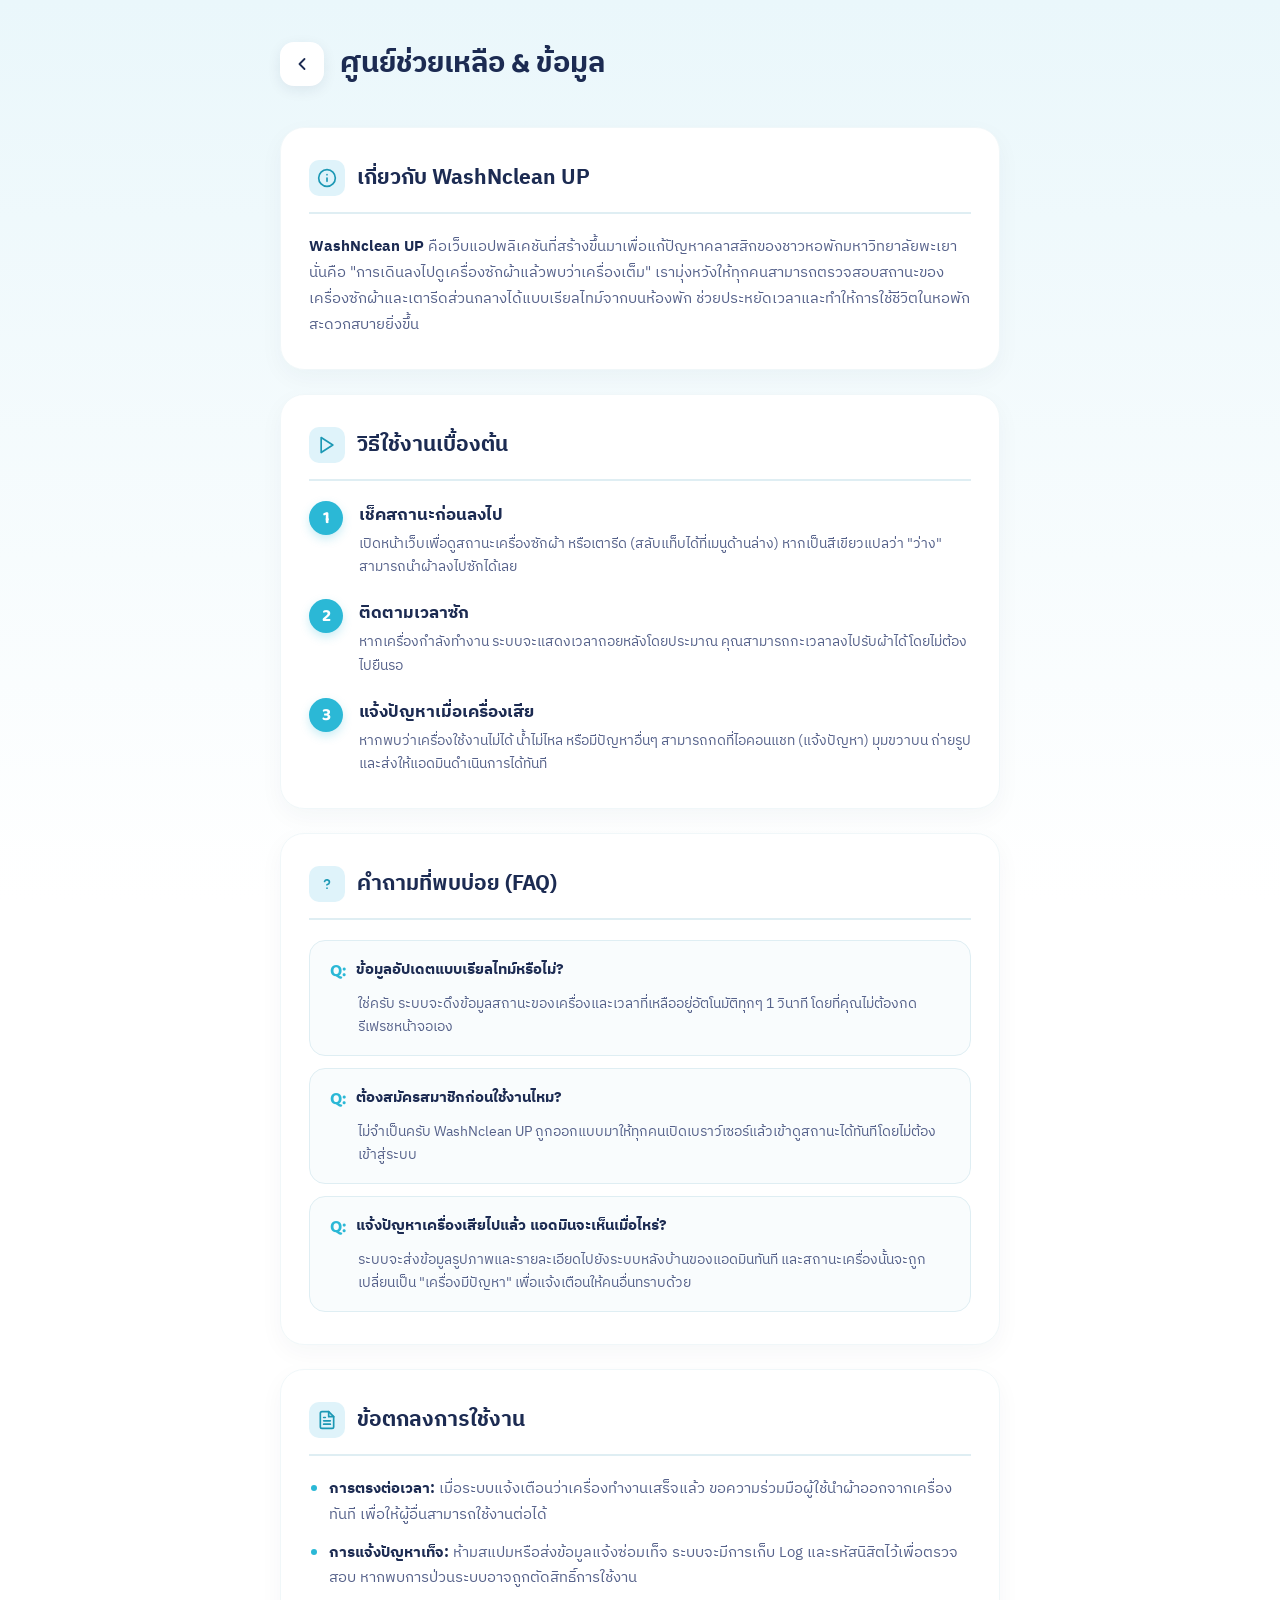
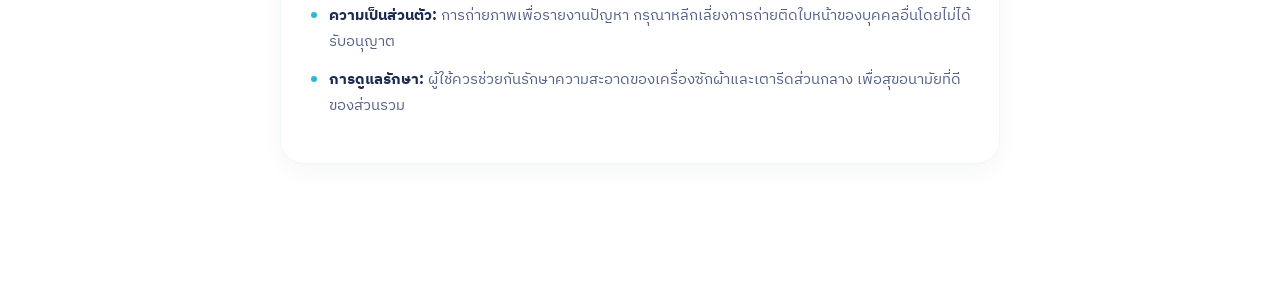
<file: about.html>
<!DOCTYPE html>
<html lang="th">
<head>
<meta charset="UTF-8" />
<meta name="viewport" content="width=device-width, initial-scale=1.0" />
<title>ศูนย์ช่วยเหลือ · WashNclean UP</title>
<link rel="preconnect" href="https://fonts.googleapis.com">
<link rel="preconnect" href="https://fonts.gstatic.com" crossorigin>
<link href="https://fonts.googleapis.com/css2?family=Baloo+2:wght@600;700;800&family=IBM+Plex+Sans+Thai:wght@400;500;600;700&display=swap" rel="stylesheet">
<link rel="icon" type="image/x-icon" href="icon.png" />

<style>
  :root {
    --sky-top: #eaf7fb;
    --sky-bottom: #ffffff;
    --navy: #1c2b52;
    --navy-soft: #55618a;
    --teal: #2bb8d6;
    --teal-soft: #dff3fa;
    --teal-deep: #1c98b4;
    --line: #dfeef3;
  }

  * { box-sizing: border-box; -webkit-tap-highlight-color: transparent; }

  /* เพิ่มการเลื่อนแบบนุ่มนวล */
  html {
    scroll-behavior: smooth;
  }

  body {
    margin: 0;
    min-height: 100vh;
    background: linear-gradient(180deg, var(--sky-top) 0%, var(--sky-bottom) 100%);
    background-attachment: fixed;
    font-family: "IBM Plex Sans Thai", sans-serif;
    color: var(--navy);
  }

  .about-container {
    max-width: 760px;
    margin: 0 auto;
    padding: 40px 20px 100px;
    animation: fadeUp 0.6s ease-out forwards;
  }

  /* ส่วนหัวของหน้า */
  .topbar {
    display: flex;
    align-items: center;
    gap: 16px;
    margin-bottom: 40px;
  }
  .back-btn {
    width: 44px;
    height: 44px;
    background: #fff;
    border-radius: 14px;
    display: flex;
    align-items: center;
    justify-content: center;
    color: var(--navy);
    text-decoration: none;
    box-shadow: 0 4px 14px rgba(28, 43, 82, 0.08);
    transition: transform 0.2s, box-shadow 0.2s;
  }
  .back-btn:hover {
    transform: translateX(-4px);
    box-shadow: 0 6px 18px rgba(28, 43, 82, 0.12);
  }
  .topbar h1 {
    font-family: "Baloo 2", "IBM Plex Sans Thai", sans-serif;
    font-size: 1.8rem;
    margin: 0;
    color: var(--navy);
  }

  /* สไตล์กล่องเนื้อหา */
  .content-card {
    background: #fff;
    border-radius: 24px;
    padding: 32px 28px;
    margin-bottom: 24px;
    box-shadow: 0 8px 24px rgba(28, 43, 82, 0.04);
    border: 1.5px solid #f0f7f9;
    /* เพิ่มระยะเว้นด้านบนตอนลิงก์เด้งมาหา จะได้ไม่ชิดขอบจอเกินไป */
    scroll-margin-top: 24px; 
  }

  .card-header {
    display: flex;
    align-items: center;
    gap: 12px;
    margin-bottom: 20px;
    padding-bottom: 16px;
    border-bottom: 2px solid var(--line);
  }
  .card-icon {
    width: 36px;
    height: 36px;
    background: var(--teal-soft);
    color: var(--teal-deep);
    border-radius: 10px;
    display: flex;
    align-items: center;
    justify-content: center;
  }
  .card-icon svg { width: 20px; height: 20px; }
  .card-header h2 {
    font-size: 1.3rem;
    margin: 0;
    color: var(--navy);
    font-weight: 700;
  }

  /* 1. เกี่ยวกับระบบ */
  .about-text {
    line-height: 1.7;
    color: var(--navy-soft);
    margin: 0;
    font-size: 0.95rem;
  }
  .about-text strong { color: var(--navy); }

  /* 2. วิธีใช้งาน */
  .step-list {
    display: flex;
    flex-direction: column;
    gap: 20px;
  }
  .step-item {
    display: flex;
    gap: 16px;
  }
  .step-num {
    width: 34px;
    height: 34px;
    flex-shrink: 0;
    background: var(--teal);
    color: #fff;
    border-radius: 50%;
    display: flex;
    align-items: center;
    justify-content: center;
    font-weight: 700;
    font-size: 1.1rem;
    font-family: "Baloo 2", "IBM Plex Sans Thai", sans-serif;
    box-shadow: 0 4px 10px rgba(43, 184, 214, 0.25);
  }
  .step-text h4 {
    margin: 0 0 4px;
    font-size: 1.05rem;
    color: var(--navy);
  }
  .step-text p {
    margin: 0;
    color: var(--navy-soft);
    font-size: 0.9rem;
    line-height: 1.6;
  }

  /* 3. คำถามที่พบบ่อย (FAQ) */
  .faq-item {
    background: #f9fcfd;
    border: 1.5px solid var(--line);
    border-radius: 16px;
    padding: 16px 20px;
    margin-bottom: 12px;
  }
  .faq-item:last-child { margin-bottom: 0; }
  .faq-q {
    font-weight: 700;
    color: var(--navy);
    margin: 0 0 8px;
    display: flex;
    align-items: flex-start;
    gap: 10px;
    font-size: 0.95rem;
  }
  .faq-q::before {
    content: "Q:";
    color: var(--teal);
    font-family: "Baloo 2", "IBM Plex Sans Thai", sans-serif;
    font-size: 1.1rem;
  }
  .faq-a {
    margin: 0;
    color: var(--navy-soft);
    font-size: 0.9rem;
    line-height: 1.6;
    padding-left: 28px;
  }

  /* 4. ข้อตกลงการใช้งาน */
  .terms-list {
    margin: 0;
    padding-left: 20px;
    color: var(--navy-soft);
    line-height: 1.7;
    font-size: 0.95rem;
  }
  .terms-list li { margin-bottom: 12px; }
  .terms-list li::marker { color: var(--teal); font-weight: bold; }
  .terms-list strong { color: var(--navy); }

  @keyframes fadeUp {
    0% { opacity: 0; transform: translateY(20px); }
    100% { opacity: 1; transform: translateY(0); }
  }

  @media (max-width: 600px) {
    .about-container { padding: 30px 16px 80px; }
    .content-card { padding: 24px 20px; border-radius: 20px; }
    .topbar h1 { font-size: 1.5rem; }
  }
</style>
</head>
<body>

  <div class="about-container">
    
    <!-- Topbar & Back Button -->
    <header class="topbar">
      <a href="index.html" class="back-btn" title="กลับหน้าแรก">
        <svg viewBox="0 0 24 24" fill="none" stroke="currentColor" stroke-width="2.2" stroke-linecap="round" stroke-linejoin="round" width="20" height="20">
          <path d="M15 18l-6-6 6-6"/>
        </svg>
      </a>
      <h1>ศูนย์ช่วยเหลือ & ข้อมูล</h1>
    </header>

    <!-- Section 1: เกี่ยวกับระบบ -->
    <section class="content-card" id="about-us">
      <div class="card-header">
        <div class="card-icon">
          <svg viewBox="0 0 24 24" fill="none" stroke="currentColor" stroke-width="2" stroke-linecap="round" stroke-linejoin="round"><circle cx="12" cy="12" r="10"></circle><line x1="12" y1="16" x2="12" y2="12"></line><line x1="12" y1="8" x2="12.01" y2="8"></line></svg>
        </div>
        <h2>เกี่ยวกับ WashNclean UP</h2>
      </div>
      <p class="about-text">
        <strong>WashNclean UP</strong> คือเว็บแอปพลิเคชันที่สร้างขึ้นมาเพื่อแก้ปัญหาคลาสสิกของชาวหอพักมหาวิทยาลัยพะเยา นั่นคือ "การเดินลงไปดูเครื่องซักผ้าแล้วพบว่าเครื่องเต็ม" เรามุ่งหวังให้ทุกคนสามารถตรวจสอบสถานะของเครื่องซักผ้าและเตารีดส่วนกลางได้แบบเรียลไทม์จากบนห้องพัก ช่วยประหยัดเวลาและทำให้การใช้ชีวิตในหอพักสะดวกสบายยิ่งขึ้น
      </p>
    </section>

    <!-- Section 2: วิธีใช้งาน -->
    <section class="content-card" id="how-to">
      <div class="card-header">
        <div class="card-icon">
          <svg viewBox="0 0 24 24" fill="none" stroke="currentColor" stroke-width="2" stroke-linecap="round" stroke-linejoin="round"><polygon points="5 3 19 12 5 21 5 3"></polygon></svg>
        </div>
        <h2>วิธีใช้งานเบื้องต้น</h2>
      </div>
      <div class="step-list">
        <div class="step-item">
          <div class="step-num">1</div>
          <div class="step-text">
            <h4>เช็คสถานะก่อนลงไป</h4>
            <p>เปิดหน้าเว็บเพื่อดูสถานะเครื่องซักผ้า หรือเตารีด (สลับแท็บได้ที่เมนูด้านล่าง) หากเป็นสีเขียวแปลว่า "ว่าง" สามารถนำผ้าลงไปซักได้เลย</p>
          </div>
        </div>
        <div class="step-item">
          <div class="step-num">2</div>
          <div class="step-text">
            <h4>ติดตามเวลาซัก</h4>
            <p>หากเครื่องกำลังทำงาน ระบบจะแสดงเวลาถอยหลังโดยประมาณ คุณสามารถกะเวลาลงไปรับผ้าได้โดยไม่ต้องไปยืนรอ</p>
          </div>
        </div>
        <div class="step-item">
          <div class="step-num">3</div>
          <div class="step-text">
            <h4>แจ้งปัญหาเมื่อเครื่องเสีย</h4>
            <p>หากพบว่าเครื่องใช้งานไม่ได้ น้ำไม่ไหล หรือมีปัญหาอื่นๆ สามารถกดที่ไอคอนแชท (แจ้งปัญหา) มุมขวาบน ถ่ายรูปและส่งให้แอดมินดำเนินการได้ทันที</p>
          </div>
        </div>
      </div>
    </section>

    <!-- Section 3: คำถามที่พบบ่อย (FAQ) -->
    <section class="content-card" id="faq">
      <div class="card-header">
        <div class="card-icon">
          <svg viewBox="0 0 24 24" fill="none" stroke="currentColor" stroke-width="2" stroke-linecap="round" stroke-linejoin="round"><path d="M9.09 9a3 3 0 0 1 5.83 1c0 2-3 3-3 3"></path><line x1="12" y1="17" x2="12.01" y2="17"></line></svg>
        </div>
        <h2>คำถามที่พบบ่อย (FAQ)</h2>
      </div>
      
      <div class="faq-item">
        <p class="faq-q">ข้อมูลอัปเดตแบบเรียลไทม์หรือไม่?</p>
        <p class="faq-a">ใช่ครับ ระบบจะดึงข้อมูลสถานะของเครื่องและเวลาที่เหลืออยู่อัตโนมัติทุกๆ 1 วินาที โดยที่คุณไม่ต้องกดรีเฟรชหน้าจอเอง</p>
      </div>
      <div class="faq-item">
        <p class="faq-q">ต้องสมัครสมาชิกก่อนใช้งานไหม?</p>
        <p class="faq-a">ไม่จำเป็นครับ WashNclean UP ถูกออกแบบมาให้ทุกคนเปิดเบราว์เซอร์แล้วเข้าดูสถานะได้ทันทีโดยไม่ต้องเข้าสู่ระบบ</p>
      </div>
      <div class="faq-item">
        <p class="faq-q">แจ้งปัญหาเครื่องเสียไปแล้ว แอดมินจะเห็นเมื่อไหร่?</p>
        <p class="faq-a">ระบบจะส่งข้อมูลรูปภาพและรายละเอียดไปยังระบบหลังบ้านของแอดมินทันที และสถานะเครื่องนั้นจะถูกเปลี่ยนเป็น "เครื่องมีปัญหา" เพื่อแจ้งเตือนให้คนอื่นทราบด้วย</p>
      </div>
    </section>

    <!-- Section 4: ข้อตกลงการใช้งาน -->
    <section class="content-card" id="terms">
      <div class="card-header">
        <div class="card-icon">
          <svg viewBox="0 0 24 24" fill="none" stroke="currentColor" stroke-width="2" stroke-linecap="round" stroke-linejoin="round"><path d="M14 2H6a2 2 0 0 0-2 2v16a2 2 0 0 0 2 2h12a2 2 0 0 0 2-2V8z"></path><polyline points="14 2 14 8 20 8"></polyline><line x1="16" y1="13" x2="8" y2="13"></line><line x1="16" y1="17" x2="8" y2="17"></line><polyline points="10 9 9 9 8 9"></polyline></svg>
        </div>
        <h2>ข้อตกลงการใช้งาน</h2>
      </div>
      <ul class="terms-list">
        <li><strong>การตรงต่อเวลา:</strong> เมื่อระบบแจ้งเตือนว่าเครื่องทำงานเสร็จแล้ว ขอความร่วมมือผู้ใช้นำผ้าออกจากเครื่องทันที เพื่อให้ผู้อื่นสามารถใช้งานต่อได้</li>
        <li><strong>การแจ้งปัญหาเท็จ:</strong> ห้ามสแปมหรือส่งข้อมูลแจ้งซ่อมเท็จ ระบบจะมีการเก็บ Log และรหัสนิสิตไว้เพื่อตรวจสอบ หากพบการป่วนระบบอาจถูกตัดสิทธิ์การใช้งาน</li>
        <li><strong>ความเป็นส่วนตัว:</strong> การถ่ายภาพเพื่อรายงานปัญหา กรุณาหลีกเลี่ยงการถ่ายติดใบหน้าของบุคคลอื่นโดยไม่ได้รับอนุญาต</li>
        <li><strong>การดูแลรักษา:</strong> ผู้ใช้ควรช่วยกันรักษาความสะอาดของเครื่องซักผ้าและเตารีดส่วนกลาง เพื่อสุขอนามัยที่ดีของส่วนรวม</li>
      </ul>
    </section>

  </div>

  <!-- สคริปต์ช่วยเลื่อนหน้าจออัตโนมัติเมื่อมีการเปิดลิงก์มาจากหน้าอื่น -->
  <script>
    document.addEventListener("DOMContentLoaded", function() {
      // ตรวจสอบว่า URL มีการแนบ ID มาด้วยหรือไม่ (เช่น #faq)
      const hash = window.location.hash;
      if (hash) {
        // หน่วงเวลาเล็กน้อยให้ CSS อนิเมชัน FadeUp โหลดเสร็จก่อน เบราว์เซอร์จะได้คำนวณตำแหน่งถูก
        setTimeout(() => {
          // ใช้ getElementById: #id ที่ขึ้นต้นด้วยตัวเลข/ภาษาไทย ทำให้ querySelector error
          let targetElement = null;
          try { targetElement = document.getElementById(decodeURIComponent(hash.slice(1))); } catch (e) { targetElement = null; }
          if (targetElement) {
            targetElement.scrollIntoView({ behavior: "smooth" });
          }
        }, 150);
      }
    });
  </script>
</body>
</html>
</file>
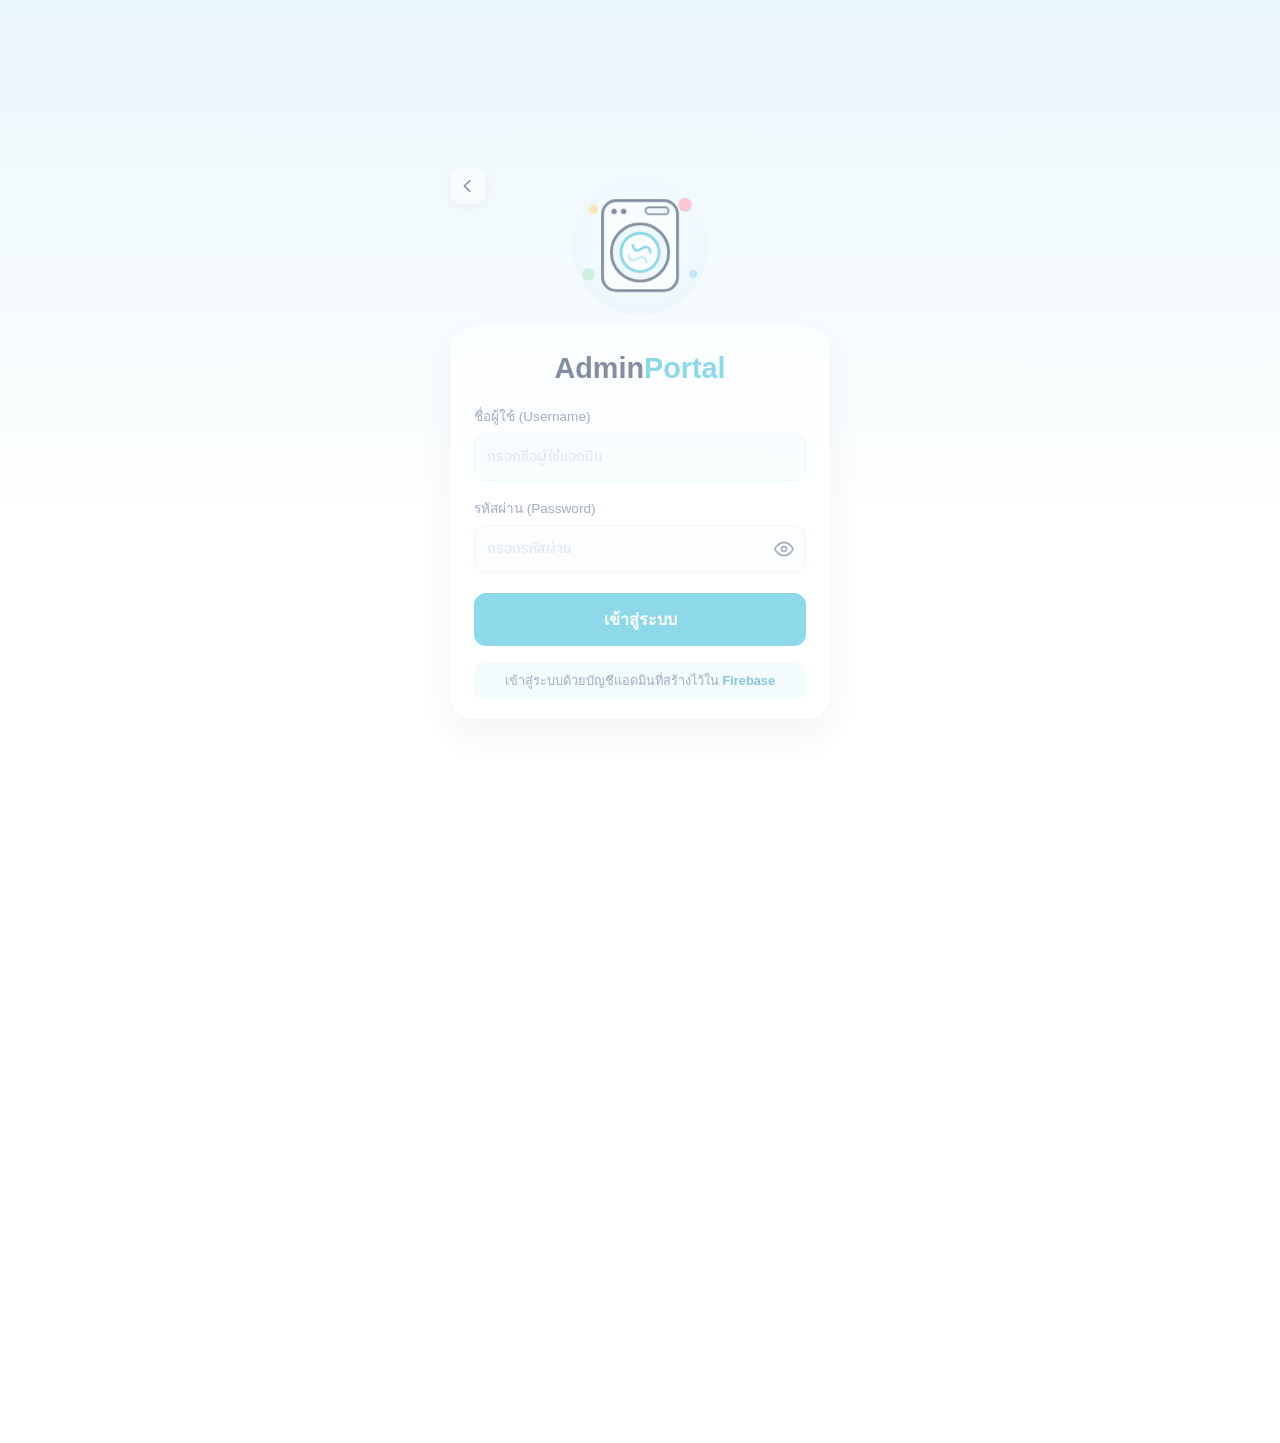
<file: admin/dashboard.html>
<!DOCTYPE html>
<html lang="th">
<head>
<meta charset="UTF-8" />
<meta name="viewport" content="width=device-width, initial-scale=1.0" />
<title>Admin Dashboard · WashNclean UP</title>
<link rel="preconnect" href="https://fonts.googleapis.com">
<link rel="preconnect" href="https://fonts.gstatic.com" crossorigin>
<link href="https://fonts.googleapis.com/css2?family=Baloo+2:wght@600;700;800&family=IBM+Plex+Sans+Thai:wght@400;500;600;700&display=swap" rel="stylesheet">
<link rel="stylesheet" href="style.css" />
<link rel="icon" type="image/x-icon" href="../icon.png">

</head>
<body>

  <!-- Container สำหรับ Toast แจ้งเตือน -->
  <div id="toast-container" class="toast-container"></div>

  <div class="app">

    <!-- Header หลัก -->
    <header class="main-header">
      <div>
        <h1 id="header-title">แดชบอร์ด</h1>
        <p id="header-subtitle">ผู้ดูแลระบบ</p>
        <span class="cloud-chip" id="cloud-chip" hidden></span>
      </div>
      <button class="logout-btn" id="logout-btn" aria-label="ออกจากระบบ">
        <svg viewBox="0 0 24 24" fill="none" stroke="currentColor" stroke-width="2" stroke-linecap="round" stroke-linejoin="round"><path d="M9 21H5a2 2 0 0 1-2-2V5a2 2 0 0 1 2-2h4"></path><polyline points="16 17 21 12 16 7"></polyline><line x1="21" y1="12" x2="9" y2="12"></line></svg>
      </button>
    </header>

    <!-- ================= VIEW 1: จัดการเครื่อง (หน้าหลัก) ================= -->
    <section class="view" id="view-machines">
      <div class="segment-control">
        <button class="segment-btn active" data-cat="washer">เครื่องซักผ้า</button>
        <button class="segment-btn" data-cat="iron">เตารีด</button>
        <button class="segment-btn" data-cat="broken"><span data-ui-icon="alert"></span> มีปัญหา</button>
      </div>

      <div class="grid" id="machine-grid"></div>

      <button class="fab" id="add-machine-btn" aria-label="เพิ่มเครื่อง">
        <svg viewBox="0 0 24 24" fill="none" stroke="currentColor" stroke-width="2.5" stroke-linecap="round" stroke-linejoin="round"><line x1="12" y1="5" x2="12" y2="19"></line><line x1="5" y1="12" x2="19" y2="12"></line></svg>
      </button>
    </section>

    <!-- ================= VIEW 2: รายรับ (คำนวณจากประวัติการใช้งานจริงใน wcu:usage) ================= -->
    <section class="view" id="view-revenue" hidden>
      <div class="segment-control period-control" role="group" aria-label="ช่วงเวลา">
        <button type="button" class="segment-btn" data-period="today">วันนี้</button>
        <button type="button" class="segment-btn" data-period="7d">7 วัน</button>
        <button type="button" class="segment-btn active" data-period="30d">30 วัน</button>
        <button type="button" class="segment-btn" data-period="all">ทั้งหมด</button>
      </div>
      <p class="period-caption" id="rev-period-caption"></p>

      <div class="source-banner">
        <span class="source-icon" aria-hidden="true" data-ui-icon="coin"></span>
        <div class="source-text">
          <strong>รายรับมาจากการหยอดเหรียญในหน้า demo</strong>
          <span>กดหยอดเหรียญ 1 ครั้ง เงินเข้าหน้านี้ทันที (อัปเดตเองทุกวินาที)</span>
          <span class="source-note" id="rev-sample-note"></span>
        </div>
        <div class="source-actions">
          <a class="text-btn" href="../demo/index.html" target="_blank" rel="noopener">เปิดหน้า demo ↗</a>
          <button type="button" class="text-btn danger" id="rev-remove-sample" hidden>ลบข้อมูลตัวอย่าง</button>
        </div>
      </div>

      <div class="revenue-hero">
        <span class="rev-label" id="rev-hero-label">รายรับรวม</span>
        <h2 id="rev-grand-total">฿0</h2>
        <div class="hero-meta"><span class="hero-delta" id="rev-delta" hidden></span></div>
      </div>

      <div class="kpi-grid">
        <div class="kpi-card">
          <span class="kpi-label">จำนวนการใช้งาน</span>
          <strong id="rev-kpi-uses">0 ครั้ง</strong>
          <span class="kpi-sub" id="rev-kpi-uses-sub"></span>
        </div>
        <div class="kpi-card">
          <span class="kpi-label">รายรับเฉลี่ยต่อรอบซัก</span>
          <strong id="rev-kpi-avg">-</strong>
          <span class="kpi-sub" id="rev-kpi-avg-sub"></span>
        </div>
        <div class="kpi-card">
          <span class="kpi-label">รายรับเฉลี่ยต่อวัน</span>
          <strong id="rev-kpi-daily">฿0</strong>
          <span class="kpi-sub" id="rev-kpi-daily-sub"></span>
        </div>
        <div class="kpi-card">
          <span class="kpi-label">เครื่องทำรายได้สูงสุด</span>
          <strong id="rev-kpi-top">-</strong>
          <span class="kpi-sub" id="rev-kpi-top-sub"></span>
        </div>
      </div>

      <div class="rev-split-container">
        <div class="rev-split-box washer">
          <span>เครื่องซักผ้า</span>
          <strong id="rev-washer-val">฿0</strong>
          <span class="rev-count" id="rev-washer-count">0 เครื่อง</span>
        </div>
        <div class="rev-split-box iron">
          <span>เตารีด</span>
          <strong id="rev-iron-val">฿0</strong>
          <span class="rev-count" id="rev-iron-count">0 เครื่อง</span>
        </div>
      </div>

      <div class="fin-grid">
        <div class="chart-card">
          <div class="chart-head">
            <h3 id="rev-chart-title">รายรับรายวัน</h3>
            <button type="button" class="table-toggle" data-table="rev-trend-table" aria-expanded="false">ดูตาราง</button>
          </div>
          <p class="chart-sub" id="rev-chart-sub"></p>
          <div class="chart" id="rev-trend-chart"></div>
          <div class="chart-table" id="rev-trend-table" hidden></div>
        </div>

        <div class="chart-card">
          <div class="chart-head">
            <h3>ช่วงเวลาที่มีคนใช้งาน</h3>
            <button type="button" class="table-toggle" data-table="rev-hours-table" aria-expanded="false">ดูตาราง</button>
          </div>
          <p class="chart-sub" id="rev-hours-sub"></p>
          <div class="chart" id="rev-hours-chart"></div>
          <p class="chart-foot" id="rev-hours-parts"></p>
          <div class="chart-table" id="rev-hours-table" hidden></div>
        </div>
      </div>

      <div class="revenue-list-container">
        <div class="list-head">
          <h3>รายได้แยกตามเครื่อง</h3>
          <div class="sort-chips" role="group" aria-label="เรียงลำดับ">
            <button type="button" class="chip-btn active" data-rev-sort="id">หมายเลข</button>
            <button type="button" class="chip-btn" data-rev-sort="revenue">รายรับสูงสุด</button>
          </div>
        </div>
        <div class="revenue-list" id="revenue-detail-list"></div>
      </div>

      <div class="revenue-list-container">
        <div class="list-head">
          <div>
            <h3>ประวัติการใช้งาน</h3>
            <span class="list-sub" id="rev-txn-count"></span>
          </div>
          <button type="button" class="text-btn csv-btn" id="rev-export-btn" title="ดาวน์โหลดไฟล์ CSV (เปิดด้วย Excel / Google Sheets ได้)"><svg class="csv-icon" viewBox="0 0 24 24" fill="none" stroke="currentColor" stroke-width="2.4" stroke-linecap="round" stroke-linejoin="round" aria-hidden="true"><path d="M21 15v4a2 2 0 0 1-2 2H5a2 2 0 0 1-2-2v-4"></path><polyline points="7 10 12 15 17 10"></polyline><line x1="12" y1="15" x2="12" y2="3"></line></svg>ดาวน์โหลด CSV</button>
        </div>
        <div class="txn-list" id="rev-txn-list"></div>
        <button type="button" class="more-btn" id="rev-txn-more" hidden>ดูเพิ่ม</button>
      </div>
    </section>

    <!-- ================= VIEW 3: รายจ่าย (wcu:expenses) ================= -->
    <section class="view" id="view-expenses" hidden>
      <div class="segment-control period-control" role="group" aria-label="ช่วงเวลา">
        <button type="button" class="segment-btn" data-period="today">วันนี้</button>
        <button type="button" class="segment-btn" data-period="7d">7 วัน</button>
        <button type="button" class="segment-btn active" data-period="30d">30 วัน</button>
        <button type="button" class="segment-btn" data-period="all">ทั้งหมด</button>
      </div>
      <p class="period-caption" id="exp-period-caption"></p>

      <div class="revenue-hero expense-hero">
        <span class="rev-label" id="exp-hero-label">รายจ่ายรวม</span>
        <h2 id="exp-grand-total">฿0</h2>
        <div class="hero-meta"><span class="hero-delta" id="exp-delta" hidden></span></div>
      </div>

      <div class="profit-card">
        <div class="profit-head">
          <span>กำไรสุทธิ (รายรับ − รายจ่าย)</span>
          <strong id="exp-profit">฿0</strong>
        </div>
        <div class="compare-row">
          <span class="compare-label">รายรับ</span>
          <div class="compare-track"><div class="compare-fill income" id="exp-bar-income"></div></div>
          <span class="compare-val" id="exp-income-val">฿0</span>
        </div>
        <div class="compare-row expense">
          <span class="compare-label">รายจ่าย</span>
          <div class="compare-track"><div class="compare-fill expense" id="exp-bar-expense"></div></div>
          <span class="compare-val" id="exp-expense-val">฿0</span>
        </div>
        <p class="profit-note" id="exp-margin"></p>
      </div>

      <div class="kpi-grid">
        <div class="kpi-card">
          <span class="kpi-label">จำนวนรายการ</span>
          <strong id="exp-kpi-count">0 รายการ</strong>
          <span class="kpi-sub" id="exp-kpi-count-sub"></span>
        </div>
        <div class="kpi-card">
          <span class="kpi-label">ต้นทุนต่อรอบซัก</span>
          <strong id="exp-kpi-perwash">-</strong>
          <span class="kpi-sub" id="exp-kpi-perwash-sub"></span>
        </div>
        <div class="kpi-card">
          <span class="kpi-label">รายจ่ายเฉลี่ยต่อวัน</span>
          <strong id="exp-kpi-daily">฿0</strong>
          <span class="kpi-sub" id="exp-kpi-daily-sub"></span>
        </div>
        <div class="kpi-card">
          <span class="kpi-label">หมวดที่จ่ายมากที่สุด</span>
          <strong id="exp-kpi-top">-</strong>
          <span class="kpi-sub" id="exp-kpi-top-sub"></span>
        </div>
      </div>

      <div class="fin-grid">
        <div class="chart-card">
          <div class="chart-head"><h3>สัดส่วนตามหมวดหมู่</h3></div>
          <div class="stack-bar" id="exp-stack" role="img"></div>
          <div class="cat-list" id="exp-cat-list"></div>
        </div>

        <div class="chart-card">
          <div class="chart-head"><h3>สรุปรายเดือน</h3></div>
          <div id="exp-month-table"></div>
          <p class="chart-foot" id="exp-month-note"></p>
        </div>
      </div>

      <div class="revenue-list-container" id="exp-machine-card" hidden>
        <div class="list-head"><h3>ค่าใช้จ่ายแยกตามเครื่อง</h3></div>
        <div class="revenue-list" id="exp-machine-list"></div>
      </div>

      <div class="revenue-list-container">
        <div class="list-head">
          <div>
            <h3>รายการรายจ่าย</h3>
            <span class="list-sub" id="exp-list-count"></span>
          </div>
          <button type="button" class="text-btn csv-btn" id="exp-export-btn" title="ดาวน์โหลดไฟล์ CSV (เปิดด้วย Excel / Google Sheets ได้)"><svg class="csv-icon" viewBox="0 0 24 24" fill="none" stroke="currentColor" stroke-width="2.4" stroke-linecap="round" stroke-linejoin="round" aria-hidden="true"><path d="M21 15v4a2 2 0 0 1-2 2H5a2 2 0 0 1-2-2v-4"></path><polyline points="7 10 12 15 17 10"></polyline><line x1="12" y1="15" x2="12" y2="3"></line></svg>ดาวน์โหลด CSV</button>
        </div>
        <div class="filter-chips" id="exp-filter-chips" role="group" aria-label="กรองตามหมวด"></div>
        <div class="txn-list" id="exp-list"></div>
      </div>

      <button class="fab" id="add-expense-btn" aria-label="เพิ่มรายจ่าย">
        <svg viewBox="0 0 24 24" fill="none" stroke="currentColor" stroke-width="2.5" stroke-linecap="round" stroke-linejoin="round"><line x1="12" y1="5" x2="12" y2="19"></line><line x1="5" y1="12" x2="19" y2="12"></line></svg>
      </button>
    </section>

    <!-- ================= VIEW 4: รายการแจ้งซ่อม ================= -->
    <section class="view" id="view-reports" hidden>
      <div class="kpi-grid rep-kpis">
        <div class="kpi-card"><span class="kpi-label">ใบแจ้งทั้งหมด</span><strong id="rk-total">0</strong><span class="kpi-sub" id="rk-total-sub"></span></div>
        <div class="kpi-card"><span class="kpi-label">เริ่มดำเนินการเฉลี่ย</span><strong id="rk-response">-</strong><span class="kpi-sub">นับจากตอนนิสิตแจ้ง</span></div>
        <div class="kpi-card"><span class="kpi-label">ซ่อมเสร็จเฉลี่ย</span><strong id="rk-fix">-</strong><span class="kpi-sub" id="rk-fix-sub"></span></div>
        <div class="kpi-card"><span class="kpi-label">ค่าซ่อมรวม</span><strong id="rk-cost">฿0</strong><span class="kpi-sub" id="rk-cost-sub"></span></div>
      </div>

      <button type="button" class="refund-alert" id="refund-alert" hidden></button>

      <div class="rep-stats">
        <button type="button" class="rep-stats-toggle" id="rep-stats-toggle" aria-expanded="false" aria-controls="rep-stats-body">
          <span><span data-ui-icon="chart"></span> สถิติการแจ้งซ่อม</span><span class="chev" aria-hidden="true">▾</span>
        </button>
        <div class="rep-stats-body" id="rep-stats-body" hidden>
          <div class="fin-grid">
            <div class="chart-card">
              <div class="chart-head"><h3>อาการที่พบบ่อย</h3></div>
              <p class="chart-sub">นับจากใบแจ้งทั้งหมด (1 ใบเลือกได้หลายอาการ)</p>
              <div class="hbar-list" id="rep-issue-bars"></div>
            </div>
            <div class="chart-card">
              <div class="chart-head"><h3>เครื่องที่แจ้งซ่อมบ่อย</h3></div>
              <p class="chart-sub">รวมทุกสถานะ · ตัวเลขในวงเล็บคือใบที่ยังไม่ปิด</p>
              <div class="hbar-list" id="rep-machine-bars"></div>
              <h4 class="sev-title">ระดับความรุนแรง</h4>
              <div class="sev-stack" id="rep-sev-stack" role="img"></div>
              <div class="sev-legend" id="rep-sev-legend"></div>
            </div>
          </div>
        </div>
      </div>

      <div class="report-summary" role="group" aria-label="สถานะใบแจ้งซ่อม">
        <button type="button" class="rs-card st-new active" data-rtab="new" aria-pressed="true">
          <span class="rs-icon"><svg viewBox="0 0 24 24" fill="none" stroke="currentColor" stroke-width="2.5" stroke-linecap="round" stroke-linejoin="round"><circle cx="12" cy="12" r="9"></circle><line x1="12" y1="7.5" x2="12" y2="12.5"></line><line x1="12" y1="16" x2="12.01" y2="16"></line></svg></span>
          <strong id="rs-count-new">0</strong>
          <span class="rs-label">รอตรวจสอบ</span>
        </button>
        <button type="button" class="rs-card st-progress" data-rtab="in_progress" aria-pressed="false">
          <span class="rs-icon"><svg viewBox="0 0 24 24" fill="none" stroke="currentColor" stroke-width="2.2" stroke-linecap="round" stroke-linejoin="round"><path d="M14.7 6.3a4 4 0 0 0-5.4 4.9L4 16.5V20h3.5l5.3-5.3a4 4 0 0 0 4.9-5.4l-2.6 2.6-2-2z"></path></svg></span>
          <strong id="rs-count-in_progress">0</strong>
          <span class="rs-label">กำลังซ่อม</span>
        </button>
        <button type="button" class="rs-card st-done" data-rtab="resolved" aria-pressed="false">
          <span class="rs-icon"><svg viewBox="0 0 24 24" fill="none" stroke="currentColor" stroke-width="2.6" stroke-linecap="round" stroke-linejoin="round"><polyline points="5 12.5 10 17 19 7.5"></polyline></svg></span>
          <strong id="rs-count-resolved">0</strong>
          <span class="rs-label">ซ่อมเสร็จ</span>
        </button>
      </div>
      <p class="report-insight" id="report-insight"></p>

      <div class="rep-toolbar">
        <label class="rep-search">
          <svg viewBox="0 0 24 24" fill="none" stroke="currentColor" stroke-width="2.2" stroke-linecap="round" stroke-linejoin="round" aria-hidden="true"><circle cx="11" cy="11" r="7"></circle><line x1="21" y1="21" x2="16.65" y2="16.65"></line></svg>
          <input type="search" id="rep-search" placeholder="ค้นหา…" title="ค้นหาได้จากเลขเครื่อง รหัสนิสิต อาการ หมายเลขใบแจ้ง เบอร์ติดต่อ และบันทึกแอดมิน" aria-label="ค้นหาใบแจ้งซ่อม" autocomplete="off" />
        </label>
        <select id="rep-sort" aria-label="เรียงลำดับ">
          <option value="newest">ใหม่สุดก่อน</option>
          <option value="oldest">รอนานสุดก่อน</option>
          <option value="severity">รุนแรงสุดก่อน</option>
        </select>
        <button type="button" class="text-btn csv-btn" id="rep-export" title="ดาวน์โหลดใบแจ้งซ่อมทั้งหมดเป็นไฟล์ CSV (เปิดด้วย Excel / Google Sheets ได้)" aria-label="ดาวน์โหลดใบแจ้งซ่อมเป็นไฟล์ CSV"><svg class="csv-icon" viewBox="0 0 24 24" fill="none" stroke="currentColor" stroke-width="2.4" stroke-linecap="round" stroke-linejoin="round" aria-hidden="true"><path d="M21 15v4a2 2 0 0 1-2 2H5a2 2 0 0 1-2-2v-4"></path><polyline points="7 10 12 15 17 10"></polyline><line x1="12" y1="15" x2="12" y2="3"></line></svg>CSV</button>
      </div>
      <div class="filter-chips" id="report-filters" role="group" aria-label="กรองใบแจ้งซ่อม"></div>
      <div class="report-list" id="report-list"></div>
    </section>

    <!-- ================= BOTTOM TAB BAR ================= -->
    <nav class="main-bottom-nav">
      <button class="tab-item active" data-target="machines">
        <svg viewBox="0 0 24 24" fill="none" stroke="currentColor" stroke-width="2" stroke-linecap="round" stroke-linejoin="round"><rect x="3" y="3" width="7" height="7"></rect><rect x="14" y="3" width="7" height="7"></rect><rect x="14" y="14" width="7" height="7"></rect><rect x="3" y="14" width="7" height="7"></rect></svg>
        <span>หน้าหลัก</span>
      </button>
      <button class="tab-item" data-target="revenue">
        <svg viewBox="0 0 24 24" fill="none" stroke="currentColor" stroke-width="2" stroke-linecap="round" stroke-linejoin="round"><line x1="12" y1="1" x2="12" y2="23"></line><path d="M17 5H9.5a3.5 3.5 0 0 0 0 7h5a3.5 3.5 0 0 1 0 7H6"></path></svg>
        <span>รายรับ</span>
      </button>
      <button class="tab-item" data-target="expenses">
        <svg viewBox="0 0 24 24" fill="none" stroke="currentColor" stroke-width="2" stroke-linecap="round" stroke-linejoin="round"><path d="M5 3h14v18l-2.5-1.6L14 21l-2-1.6L10 21l-2.5-1.6L5 21z"></path><line x1="9" y1="8" x2="15" y2="8"></line><line x1="9" y1="12" x2="15" y2="12"></line><line x1="9" y1="16" x2="12" y2="16"></line></svg>
        <span>รายจ่าย</span>
      </button>
      <button class="tab-item" data-target="reports">
        <svg viewBox="0 0 24 24" fill="none" stroke="currentColor" stroke-width="2" stroke-linecap="round" stroke-linejoin="round"><path d="M21 11.5a8.38 8.38 0 0 1-.9 3.8 8.5 8.5 0 0 1-7.6 4.7 8.38 8.38 0 0 1-3.8-.9L3 21l1.9-5.7a8.38 8.38 0 0 1-.9-3.8 8.5 8.5 0 0 1 4.7-7.6 8.38 8.38 0 0 1 3.8-.9h.5a8.48 8.48 0 0 1 8 8v.5z"></path></svg>
        <span>แจ้งซ่อม</span>
      </button>
    </nav>

    <!-- ================= MODALS ================= -->
    
    <!-- 1. Modal ตั้งค่าเครื่อง -->
    <div id="admin-modal" class="modal-backdrop" hidden>
      <div class="modal-card">
        <button class="modal-close" id="modal-close" aria-label="ปิด">&times;</button>
        <div class="modal-icon" id="modal-icon"></div>
        <h2 id="modal-title">ตั้งค่าเครื่อง</h2>
        <div class="modal-status-badge" id="modal-status">ว่าง</div>
        
        <form id="admin-edit-form" class="modal-form">
          <div class="form-grid-2">
            <label class="field">
              <span>หมายเลขเครื่อง</span>
              <input type="text" id="edit-machine-id" required maxlength="10" autocomplete="off" />
            </label>
            <label class="field">
              <span>เวลาทำงาน (นาที)</span>
              <input type="number" id="edit-machine-duration" min="1" required />
            </label>
          </div>

          <!-- ใช้ modal-details จากฝั่งนักศึกษา เพื่อให้เรียบร้อยไม่เพี้ยน -->
          <div class="modal-details" style="margin-bottom: 12px; margin-top: 5px;">
            <div class="detail-row">
              <span>สถานะเวลา:</span>
              <strong id="modal-time">--:--</strong>
            </div>
            <div class="detail-row">
              <span>รายรับสะสม:</span>
              <strong id="modal-revenue" style="color: var(--teal-deep);">฿0</strong>
            </div>
            <div class="detail-row">
              <span>ค่าใช้จ่ายสะสม:</span>
              <strong id="modal-expense">฿0</strong>
            </div>
          </div>

          <div id="modal-reporter-section" class="reporter-box clickable" hidden>
            <div class="reporter-content">
              <h4>
                <svg viewBox="0 0 24 24" width="16" height="16" fill="none" stroke="currentColor" stroke-width="2.5" stroke-linecap="round" stroke-linejoin="round"><path d="M10.29 3.86L1.82 18a2 2 0 0 0 1.71 3h16.94a2 2 0 0 0 1.71-3L13.71 3.86a2 2 0 0 0-3.42 0z"></path><line x1="12" y1="9" x2="12" y2="13"></line><line x1="12" y1="17" x2="12.01" y2="17"></line></svg>
                ข้อมูลจากผู้แจ้งปัญหา
              </h4>
              <p id="modal-reporter-text">ไม่พบข้อมูล</p>
            </div>
            <div class="reporter-arrow">
              <svg viewBox="0 0 24 24" width="20" height="20" fill="none" stroke="currentColor" stroke-width="2" stroke-linecap="round" stroke-linejoin="round"><polyline points="9 18 15 12 9 6"></polyline></svg>
            </div>
          </div>

          <label class="field">
            <span>ราคาค่าบริการ (บาท)</span>
            <div class="stepper-group">
              <button type="button" class="stepper-btn" id="modal-dec-price">- 10</button>
              <input type="number" id="edit-machine-price" min="0" required />
              <button type="button" class="stepper-btn" id="modal-inc-price">+ 10</button>
            </div>
          </label>

          <button type="submit" class="modal-action-btn" style="background: var(--teal); color: #fff;">บันทึกการแก้ไข</button>
        </form>
        
        <div class="modal-admin-actions">
          <button type="button" class="ghost-btn toggle-btn" id="modal-toggle-status-btn">พักเครื่อง</button>
          <button type="button" class="ghost-btn delete-btn" id="modal-delete-btn">ลบเครื่องทิ้ง</button>
        </div>
      </div>
    </div>

    <!-- 2. Modal เพิ่มเครื่อง -->
    <div id="add-modal" class="modal-backdrop" hidden>
      <div class="modal-card">
        <h2>เพิ่มเครื่องใหม่</h2>
        <form id="add-machine-form" class="modal-form">
          <label class="field">
            <span>ประเภทเครื่อง</span>
            <select id="new-category">
              <option value="washer">เครื่องซักผ้า</option>
              <option value="iron">เตารีด</option>
            </select>
          </label>
          <div class="form-grid-2">
            <label class="field">
              <span>หมายเลขเครื่อง</span>
              <input type="text" id="new-id" required maxlength="10" autocomplete="off" />
            </label>
            <label class="field">
              <span>เวลาทำงาน (นาที)</span>
              <input type="number" id="new-duration" min="1" value="60" required />
            </label>
          </div>
          <label class="field">
            <span>ราคา (บาท/ครั้ง)</span>
            <input type="number" id="new-price" min="0" value="20" required />
          </label>
          <div class="form-actions">
            <button type="button" class="ghost-btn" id="add-cancel-btn">ยกเลิก</button>
            <button type="submit" class="modal-action-btn" style="background: var(--teal); color: #fff;">เพิ่มเครื่อง</button>
          </div>
        </form>
      </div>
    </div>

    <!-- 3. Modal ยืนยันการลบ -->
    <div id="delete-modal" class="modal-backdrop" hidden>
      <div class="modal-card alert-card">
        <div class="alert-icon danger">
          <svg viewBox="0 0 24 24" fill="none" stroke="currentColor" stroke-width="2.5" stroke-linecap="round" stroke-linejoin="round"><line x1="18" y1="6" x2="6" y2="18"></line><line x1="6" y1="6" x2="18" y2="18"></line></svg>
        </div>
        <h3>ยืนยันการลบ?</h3>
        <p id="delete-desc">เครื่องจะถูกลบออกจากระบบอย่างถาวร</p>
        <div class="form-actions">
          <button type="button" class="ghost-btn" id="delete-cancel-btn">ยกเลิก</button>
          <button type="button" class="modal-action-btn" id="delete-confirm-btn" style="background: var(--red); color: #fff; border-color: var(--red);">ลบเครื่อง</button>
        </div>
      </div>
    </div>

    <!-- 4. Modal ยืนยันการบันทึก -->
    <div id="save-modal" class="modal-backdrop" hidden>
      <div class="modal-card alert-card">
        <div class="alert-icon primary">
          <svg viewBox="0 0 24 24" fill="none" stroke="currentColor" stroke-width="2.5" stroke-linecap="round" stroke-linejoin="round"><path d="M19 21H5a2 2 0 0 1-2-2V5a2 2 0 0 1 2-2h11l5 5v11a2 2 0 0 1-2 2z"></path><polyline points="17 21 17 13 7 13 7 21"></polyline><polyline points="7 3 7 8 15 8"></polyline></svg>
        </div>
        <h3>ยืนยันการบันทึก?</h3>
        <p>คุณต้องการบันทึกการแก้ไขข้อมูลของเครื่องนี้ใช่หรือไม่</p>
        <div class="form-actions">
          <button type="button" class="ghost-btn" id="save-cancel-btn">ยกเลิก</button>
          <button type="button" class="modal-action-btn" id="save-confirm-btn" style="background: var(--teal); color: #fff;">บันทึกข้อมูล</button>
        </div>
      </div>
    </div>

    <!-- 5. Alert Success Modal (ดีไซน์เดียวกับหน้า Index เป๊ะๆ) -->
    <div id="success-modal" class="modal-backdrop" hidden>
      <div class="modal-card success-alert-card">
        <div class="success-circle">
          <svg viewBox="0 0 24 24" fill="none" xmlns="http://www.w3.org/2000/svg">
            <path d="M7 13l3 3 7-7" stroke="#fff" stroke-width="3" stroke-linecap="round" stroke-linejoin="round"/>
          </svg>
        </div>
        <h3 style="margin: 10px 0 5px; font-family: 'Baloo 2', 'IBM Plex Sans Thai', sans-serif; font-size: 1.5rem;">บันทึกสำเร็จ!</h3>
        <p style="color: var(--navy-soft); font-size: 0.9rem; margin-bottom: 20px;">ข้อมูลของเครื่องถูกอัปเดตเรียบร้อยแล้ว</p>
        <button class="modal-action-btn" id="success-close-btn" style="background: var(--teal); color: #fff;">ตกลง</button>
      </div>
    </div>

    <!-- Modal รายละเอียดใบแจ้งซ่อม -->
    <div id="report-modal" class="modal-backdrop" hidden>
      <div class="modal-card report-detail-card">
        <button class="modal-close" aria-label="ปิด">&times;</button>
        <button type="button" class="rd-photo" id="rd-photo" aria-label="ดูรูปหลักฐานขนาดใหญ่"></button>
        <div class="rd-thumbs" id="rd-thumbs" hidden></div>

        <div class="rd-content">
          <div class="rd-head">
            <div class="rd-title-wrap">
              <h2 id="rd-title">เครื่อง</h2>
              <span class="rd-code" id="rd-code"></span>
            </div>
            <div id="rd-status-pill"></div>
          </div>
          <div class="rd-badges" id="rd-badges"></div>

          <div class="rd-info">
            <div><span>ผู้แจ้ง (รหัสนิสิต)</span><strong id="rd-student">-</strong><small id="rd-student-history"></small></div>
            <div><span>ติดต่อกลับ</span><strong id="rd-contact">-</strong></div>
            <div><span>เวลาแจ้ง</span><strong id="rd-time">-</strong></div>
            <div><span>ระยะเวลา</span><strong id="rd-ago">-</strong></div>
            <div><span>พบปัญหาตอน</span><strong id="rd-when">-</strong></div>
            <div><span>สถานะเครื่องตอนนี้</span><strong id="rd-machine-state">-</strong></div>
          </div>

          <div class="rd-refund" id="rd-refund" hidden></div>

          <h4 class="rd-section">อาการที่แจ้งเข้ามา</h4>
          <div class="report-issues" id="rd-issues"></div>

          <h4 class="rd-section">รายละเอียดจากผู้แจ้ง</h4>
          <p class="rd-text" id="rd-extra"></p>

          <h4 class="rd-section">ความคืบหน้า</h4>
          <ol class="rd-timeline" id="rd-timeline"></ol>

          <h4 class="rd-section">ประวัติของเครื่องนี้</h4>
          <div class="rd-history" id="rd-machine-history"></div>

          <h4 class="rd-section rd-section-row">บันทึกการดำเนินการ <button type="button" class="text-btn" id="rd-copy"><span data-ui-icon="clipboard"></span> คัดลอกส่งช่าง</button></h4>
          <ol class="rd-log" id="rd-log"></ol>

          <form id="rd-form" class="modal-form rd-admin">
            <h4 class="rd-section">ระบุข้อมูลการซ่อม (แอดมิน)</h4>
            <label class="field">
              <span>เครื่องที่มีปัญหา</span>
              <select id="rd-machine"></select>
              <small class="rd-hint" id="rd-machine-hint"></small>
            </label>
            <div class="field">
              <span>สถานะ</span>
              <div class="segment-control rd-status-seg" id="rd-status-seg" role="group" aria-label="สถานะ">
                <button type="button" class="segment-btn" data-rstatus="new">รอตรวจสอบ</button>
                <button type="button" class="segment-btn" data-rstatus="in_progress">กำลังซ่อม</button>
                <button type="button" class="segment-btn" data-rstatus="resolved">ซ่อมเสร็จ</button>
              </div>
            </div>
            <label class="field">
              <span>บันทึกของแอดมิน (สาเหตุ / วิธีแก้ / ช่างที่รับงาน)</span>
              <textarea id="rd-note" rows="3" maxlength="300" placeholder="เช่น สายน้ำเข้าหลุด เปลี่ยนสายใหม่แล้ว"></textarea>
            </label>
            <label class="field">
              <span>ค่าซ่อม (บาท) — ไม่บังคับ</span>
              <input type="number" id="rd-cost" min="0" step="0.01" inputmode="decimal" placeholder="0" />
              <small class="rd-hint">กรอกแล้วจะบันทึกลงหน้ารายจ่าย (หมวดค่าซ่อม) ให้อัตโนมัติ · ลบตัวเลขออกเพื่อยกเลิก</small>
            </label>
            <div class="form-actions">
              <button type="button" class="ghost-btn" id="rd-goto-machine">ดูเครื่องนี้</button>
              <button type="submit" class="modal-action-btn" style="background: var(--teal); color: #fff;">บันทึก</button>
            </div>
          </form>

          <div class="modal-admin-actions">
            <button type="button" class="ghost-btn delete-btn" id="rd-delete">ลบใบแจ้งซ่อม</button>
          </div>
        </div>
      </div>
    </div>

    <!-- Modal ยืนยันทั่วไป (ใช้แทน confirm() ของเบราว์เซอร์) -->
    <div id="confirm-modal" class="modal-backdrop" hidden>
      <div class="modal-card alert-card">
        <div class="alert-icon danger">
          <svg viewBox="0 0 24 24" fill="none" stroke="currentColor" stroke-width="2.5" stroke-linecap="round" stroke-linejoin="round"><line x1="18" y1="6" x2="6" y2="18"></line><line x1="6" y1="6" x2="18" y2="18"></line></svg>
        </div>
        <h3 id="confirm-title">ยืนยัน?</h3>
        <p id="confirm-desc" class="confirm-desc"></p>
        <div class="form-actions">
          <button type="button" class="ghost-btn" id="confirm-cancel-btn">ยกเลิก</button>
          <button type="button" class="modal-action-btn" id="confirm-ok-btn" style="background: var(--red); color: #fff; border-color: var(--red);">ยืนยัน</button>
        </div>
      </div>
    </div>

    <!-- 6. Modal เพิ่ม / แก้ไขรายจ่าย -->
    <div id="expense-modal" class="modal-backdrop" hidden>
      <div class="modal-card">
        <button class="modal-close" aria-label="ปิด">&times;</button>
        <h2 id="expense-modal-title">เพิ่มรายจ่าย</h2>
        <form id="expense-form" class="modal-form">
          <label class="field">
            <span>หมวดหมู่</span>
            <select id="exp-category"></select>
          </label>
          <div class="form-grid-2">
            <label class="field">
              <span>จำนวนเงิน (บาท)</span>
              <input type="number" id="exp-amount" min="0.01" step="0.01" inputmode="decimal" placeholder="0" required />
            </label>
            <label class="field">
              <span>วันที่จ่าย</span>
              <input type="date" id="exp-date" required />
            </label>
          </div>
          <label class="field">
            <span>เครื่องที่เกี่ยวข้อง</span>
            <select id="exp-machine"></select>
          </label>
          <label class="field">
            <span>รายละเอียด</span>
            <input type="text" id="exp-note" maxlength="120" placeholder="เช่น ค่าไฟรอบบิลเดือนนี้" autocomplete="off" />
          </label>
          <div class="form-actions">
            <button type="button" class="ghost-btn" id="expense-cancel-btn">ยกเลิก</button>
            <button type="submit" class="modal-action-btn" style="background: var(--teal); color: #fff;">บันทึก</button>
          </div>
        </form>
        <div class="modal-admin-actions" id="expense-delete-row" hidden>
          <button type="button" class="ghost-btn delete-btn" id="expense-delete-btn">ลบรายการนี้</button>
        </div>
      </div>
    </div>

    <!-- 7. Modal ยืนยันการลบรายจ่าย -->
    <div id="expense-delete-modal" class="modal-backdrop" hidden>
      <div class="modal-card alert-card">
        <div class="alert-icon danger">
          <svg viewBox="0 0 24 24" fill="none" stroke="currentColor" stroke-width="2.5" stroke-linecap="round" stroke-linejoin="round"><line x1="18" y1="6" x2="6" y2="18"></line><line x1="6" y1="6" x2="18" y2="18"></line></svg>
        </div>
        <h3>ลบรายจ่ายนี้?</h3>
        <p id="expense-delete-desc">รายการจะถูกลบออกถาวร</p>
        <div class="form-actions">
          <button type="button" class="ghost-btn" id="expense-delete-cancel-btn">ยกเลิก</button>
          <button type="button" class="modal-action-btn" id="expense-delete-confirm-btn" style="background: var(--red); color: #fff; border-color: var(--red);">ลบรายการ</button>
        </div>
      </div>
    </div>

  </div>

<script src="../icons.js"></script>
<script src="../firebase-config.js"></script>
<script src="../shared-data.js"></script>
<script src="../firebase-sync.js"></script>
<script src="script_ad.js"></script>
<script src="finance.js"></script>
<script src="reports.js"></script>
</body>
</html>
</file>
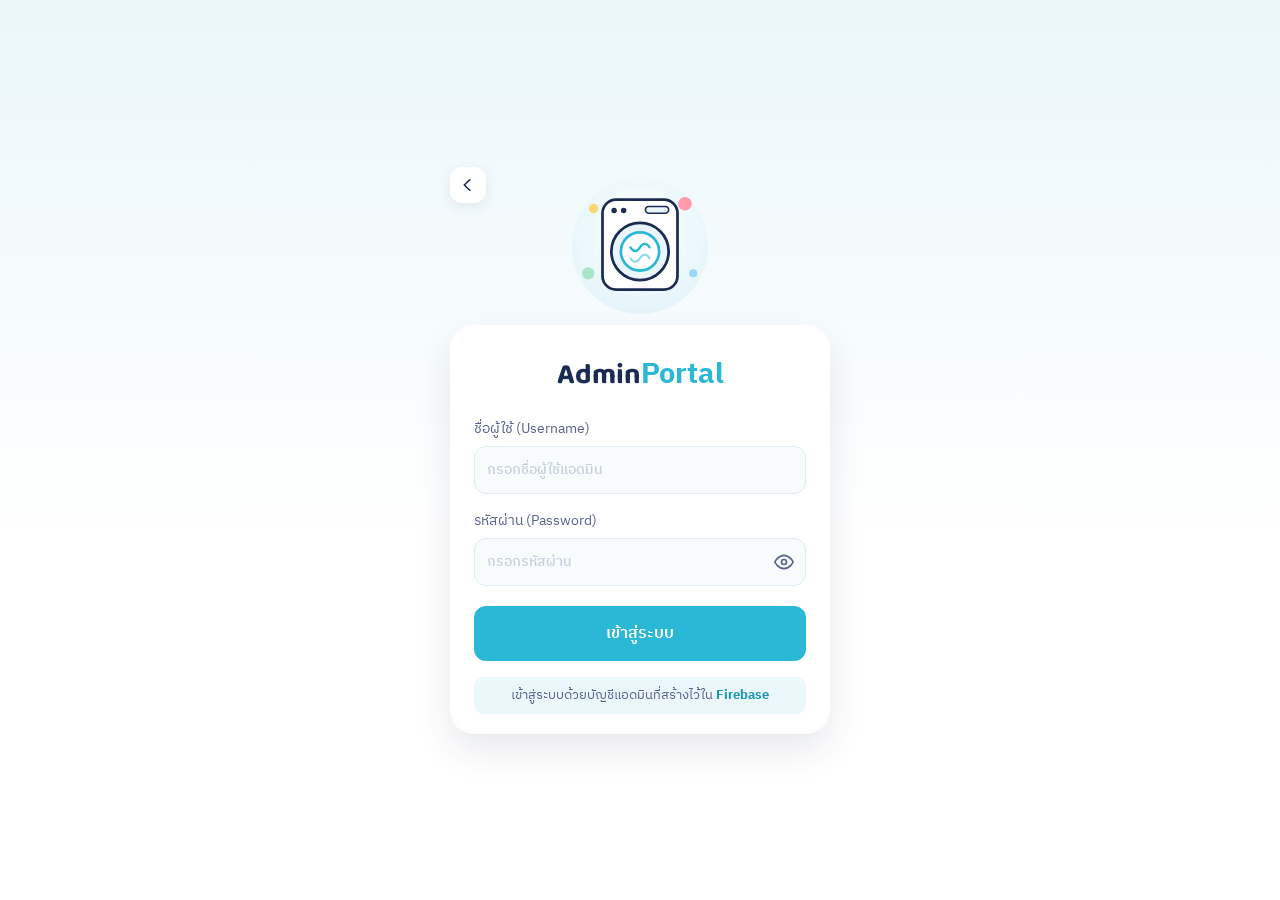
<file: admin/login.html>
<!DOCTYPE html>
<html lang="th">
<head>
<meta charset="UTF-8" />
<meta name="viewport" content="width=device-width, initial-scale=1.0" />
<title>Admin Login · WashNclean UP</title>
<link rel="preconnect" href="https://fonts.googleapis.com">
<link rel="preconnect" href="https://fonts.gstatic.com" crossorigin>
<link href="https://fonts.googleapis.com/css2?family=Baloo+2:wght@600;700;800&family=IBM+Plex+Sans+Thai:wght@400;500;600;700&display=swap" rel="stylesheet">
<link rel="stylesheet" href="style.css" />
<link rel="icon" type="image/x-icon" href="../icon.png">
</head>
<body class="login-body">

  <!-- Container สำหรับ Toast แจ้งเตือนแบบใหม่ -->
  <div id="toast-container" class="toast-container"></div>

  <div class="login-wrapper" id="login-card-main">
    <a class="back-link" id="back-link" href="../index.html" aria-label="กลับหน้าแรก"></a>
    
    <!-- อนิเมชั่นเครื่องซักผ้าสไตล์เดียวกับ Index -->
    <div class="hero-art login-hero-art" aria-hidden="true">
      <svg viewBox="0 0 220 220" class="hero-svg">
        <circle cx="110" cy="110" r="100" fill="url(#bg)"/>
        <defs>
          <radialGradient id="bg" cx="50%" cy="40%" r="70%">
            <stop offset="0%" stop-color="#ffffff"/>
            <stop offset="100%" stop-color="#dff3fa"/>
          </radialGradient>
        </defs>
        
        <!-- ฟองสบู่ -->
        <circle cx="42" cy="55" r="7" fill="#ffd166" opacity=".9" class="bubble bubble-1"/>
        <circle cx="176" cy="48" r="10" fill="#ff8fa3" opacity=".9" class="bubble bubble-2"/>
        <circle cx="188" cy="150" r="6" fill="#8fd3f4" opacity=".9" class="bubble bubble-3"/>
        <circle cx="34" cy="150" r="9" fill="#a0e3c2" opacity=".9" class="bubble bubble-4"/>
        
        <g class="washing-machine">
          <rect x="55" y="42" width="110" height="132" rx="20" fill="#ffffff" stroke="#1c2b52" stroke-width="4"/>
          <circle cx="72" cy="58" r="4" fill="#1c2b52"/>
          <circle cx="86" cy="58" r="4" fill="#1c2b52"/>
          <rect x="118" y="52" width="34" height="10" rx="5" fill="#eaf6fb" stroke="#1c2b52" stroke-width="2.4"/>
          <circle cx="110" cy="118" r="42" fill="#eaf6fb" stroke="#1c2b52" stroke-width="4"/>
          <g class="drum">
            <circle cx="110" cy="118" r="28" fill="#ffffff" stroke="#2bb8d6" stroke-width="4"/>
            <path d="M96 112c4 7 10 7 14 0s10-7 14 0" stroke="#2bb8d6" stroke-width="3.4" fill="none" stroke-linecap="round"/>
            <path d="M96 128c4 7 10 7 14 0s10-7 14 0" stroke="#8fd8e8" stroke-width="3" fill="none" stroke-linecap="round"/>
          </g>
        </g>
      </svg>
    </div>

    <!-- ส่วนของฟอร์ม -->
    <main class="login-card">
      <div class="login-header">
        <h1 class="brand" style="font-size: 1.8rem; margin: 0 0 4px;">Admin<span style="color:var(--teal)">Portal</span></h1>
      </div>

      <form id="login-form">
        <label class="field">
          <span>ชื่อผู้ใช้ (Username)</span>
          <input type="text" id="username" autocomplete="username" placeholder="กรอกชื่อผู้ใช้แอดมิน" required />
        </label>
        
        <label class="field">
          <span>รหัสผ่าน (Password)</span>
          <!-- ครอบ input ด้วย div เพื่อจัดตำแหน่งตาให้ซ้อนอยู่ข้างใน -->
          <div style="position: relative; width: 100%;">
            <input type="password" id="password" autocomplete="current-password" placeholder="กรอกรหัสผ่าน" required style="width: 100%; padding-right: 42px; box-sizing: border-box;" />
            <button type="button" id="toggle-password" style="position: absolute; right: 12px; top: 50%; transform: translateY(-50%); background: transparent; border: none; padding: 0; color: var(--navy-soft); cursor: pointer; display: flex; transition: color 0.2s;" aria-label="แสดงรหัสผ่าน">
              <svg id="eye-icon" viewBox="0 0 24 24" width="20" height="20" fill="none" stroke="currentColor" stroke-width="2" stroke-linecap="round" stroke-linejoin="round">
                <path d="M1 12s4-8 11-8 11 8 11 8-4 8-11 8-11-8-11-8z"></path>
                <circle cx="12" cy="12" r="3"></circle>
              </svg>
            </button>
          </div>
        </label>
        
        <button type="submit" class="primary-btn login-submit-btn" id="login-submit-btn">เข้าสู่ระบบ</button>
      </form>

      <div class="login-footer">
        <p class="login-hint">บัญชีทดลอง: <strong>admin</strong> / <strong>admin</strong></p>
      </div>
    </main>

  </div>

<script src="../icons.js"></script>
<script src="../firebase-config.js"></script>
<script src="../shared-data.js"></script>
<script src="../firebase-sync.js"></script>
<script src="script_ad.js"></script>
</body>
</html>
</file>
<file: admin/style.css>
:root {
  --sky-top: #eaf7fb;
  --sky-bottom: #ffffff;
  --navy: #1c2b52;
  --navy-soft: #57628c;
  --teal: #2bb8d6;
  --teal-deep: #1c98b4;
  --teal-soft: #dff3fa;
  --green: #3ebd6e;
  --red: #e2534a;
  --yellow: #f5a623;
  --yellow-soft: #fef5e6;
  --line: #dfeef3;
  --bg-card: #ffffff;
}

* { box-sizing: border-box; font-family: "IBM Plex Sans Thai", "Noto Sans Thai", sans-serif; 
  -webkit-tap-highlight-color: transparent;
}

button:focus, a:focus, .machine-card:focus {
  outline: none;
}
/* ใช้คีย์บอร์ด (Tab) ต้องเห็นว่าอยู่ปุ่มไหน — เมาส์/นิ้วแตะจะไม่ขึ้นกรอบ */
button:focus-visible, a:focus-visible, .machine-card:focus-visible, [role="button"]:focus-visible {
  outline: 2.5px solid var(--teal); outline-offset: 3px;
}


body {
  margin: 0; min-height: 100vh;
  background: linear-gradient(180deg, var(--sky-top) 0%, var(--sky-bottom) 60%);
  color: var(--navy); overflow-x: hidden;
  font-family: "IBM Plex Sans Thai", "Prompt", "Segoe UI", Tahoma, sans-serif;
}

.app {
  max-width: 480px; margin: 0 auto; min-height: 100vh;
  padding: 24px 20px 100px; position: relative;
}

/* ============ Header ============ */
.main-header { display: flex; justify-content: space-between; align-items: center; margin-bottom: 24px; animation: fadeInDown 0.5s ease-out; }
#header-title { font-family: "Baloo 2", "IBM Plex Sans Thai", sans-serif; font-size: 1.8rem; margin: 0; line-height: 1.2; }
#header-subtitle { color: var(--teal-deep); font-weight: 600; font-size: 0.9rem; margin: 0; }

.logout-btn {
  background: #fff; border: none; width: 44px; height: 44px; border-radius: 14px;
  color: var(--red); display: flex; align-items: center; justify-content: center;
  box-shadow: 0 4px 14px rgba(28,43,82,0.08); cursor: pointer; transition: all 0.2s;
}
.logout-btn:hover { transform: scale(1.05); background: #fff5f5; }
.logout-btn svg { width: 20px; height: 20px; }

/* ============ Segmented Control ============ */
.segment-control { display: flex; background: #fff; padding: 5px; border-radius: 14px; box-shadow: 0 4px 15px rgba(28,43,82,0.05); margin-bottom: 20px; gap: 4px; }
.segment-btn { flex: 1; border: none; background: transparent; padding: 10px 0; border-radius: 10px; font-weight: 600; color: var(--navy-soft); cursor: pointer; transition: all 0.3s; font-size: 0.9rem; }
.segment-btn.active { background: var(--teal-soft); color: var(--teal-deep); box-shadow: 0 2px 8px rgba(43,184,214,0.15); }

/* ============ Machine Grid ============ */
.grid { display: grid; grid-template-columns: repeat(2, 1fr); gap: 14px; }
.machine-card {
  background: var(--bg-card); border-radius: 20px; padding: 18px 14px 14px;
  box-shadow: 0 6px 20px rgba(28, 43, 82, 0.06); text-align: center; cursor: pointer;
  transition: transform 0.2s ease, box-shadow 0.2s ease;
  animation: popUp 0.4s cubic-bezier(0.16, 1, 0.3, 1) both; position: relative;
}
.machine-card:active { transform: scale(0.96); }
.machine-card.status-broken { opacity: 0.8; background: #fffdf9; border: 1.5px dashed var(--yellow); box-shadow: none; }

.card-icon { position: relative; width: 56px; height: 56px; margin: 0 auto 10px; color: var(--navy); }
.card-icon svg { width: 100%; height: 100%; }

.status-dot {
  position: absolute; top: -2px; right: -4px; width: 20px; height: 20px;
  border-radius: 50%; background: #fff; display: flex; align-items: center; justify-content: center;
  box-shadow: 0 2px 8px rgba(28, 43, 82, 0.15);
}
.status-dot svg { width: 14px; height: 14px; }
.status-available .status-dot { color: var(--green); }
.status-busy .status-dot { color: var(--red); }
.status-broken .status-dot { color: var(--yellow); }

.card-label { margin: 0; font-weight: 600; font-size: 0.95rem; }
.card-time { margin: 4px 0 0; font-size: 0.8rem; font-variant-numeric: tabular-nums; font-weight: 600; }
.status-available .card-time { color: var(--green); }
.status-busy .card-time { color: var(--red); }
.status-broken .card-time { color: var(--yellow); }

/* ============ Bottom Nav Bar ============ */
.main-bottom-nav {
  position: fixed; bottom: 20px; left: 50%; transform: translateX(-50%);
  background: #fff; display: flex; gap: 8px; padding: 8px 12px; border-radius: 24px;
  box-shadow: 0 10px 30px rgba(28,43,82,0.15); z-index: 50; width: max-content;
}
.tab-item {
  border: none; background: transparent; display: flex; flex-direction: column; align-items: center;
  justify-content: center; color: var(--navy-soft); padding: 8px 16px; border-radius: 16px;
  cursor: pointer; transition: all 0.3s; width: 80px; gap: 4px;
}
.tab-item svg { width: 22px; height: 22px; transition: transform 0.3s; }
.tab-item span { font-size: 0.7rem; font-weight: 600; }
.tab-item.active { color: var(--teal); background: var(--teal-soft); }
.tab-item.active svg { transform: translateY(-2px); }

/* ============ Revenue View ============ */
.revenue-hero { background: var(--teal); border-radius: 22px; padding: 24px; color: #fff; text-align: center; box-shadow: 0 10px 24px rgba(43, 184, 214, 0.3); margin-bottom: 16px; animation: popUp 0.5s both; }
.rev-label { font-size: 0.9rem; opacity: 0.9; }
.revenue-hero h2 { font-family: "Baloo 2", "IBM Plex Sans Thai", sans-serif; font-size: 2.8rem; margin: 5px 0 0; }
.rev-split-container { display: flex; gap: 12px; margin-bottom: 24px; }
.rev-split-box { flex: 1; background: #fff; border-radius: 18px; padding: 16px; text-align: center; box-shadow: 0 6px 16px rgba(28,43,82,0.06); border: 1.5px solid transparent; }
.rev-split-box.washer { border-color: #d0e8fc; }
.rev-split-box.iron { border-color: #fbcfe8; }
.rev-split-box span { font-size: 0.8rem; color: var(--navy-soft); display: block; margin-bottom: 4px; }
.rev-split-box strong { font-size: 1.4rem; font-family: "Baloo 2", "IBM Plex Sans Thai", sans-serif; color: var(--navy); }
.rev-split-box .rev-count { font-size: 0.72rem; color: var(--navy-soft); margin: 4px 0 0; opacity: 0.8; }
.revenue-list-container h3 { font-family: "Baloo 2", "IBM Plex Sans Thai", sans-serif; font-size: 1.1rem; margin: 0 0 12px; }
.revenue-list { display: flex; flex-direction: column; gap: 10px; }
.rev-row { display: flex; justify-content: space-between; align-items: center; background: #fff; padding: 14px 16px; border-radius: 16px; box-shadow: 0 4px 12px rgba(28,43,82,0.04); }
.rev-info { display: flex; flex-direction: column; gap: 2px; }
.rev-info .name { font-weight: 600; font-size: 0.95rem; }
.rev-info .usage { font-size: 0.75rem; color: var(--navy-soft); }
.rev-amount { font-family: "Baloo 2", "IBM Plex Sans Thai", sans-serif; font-size: 1.1rem; color: var(--teal-deep); font-weight: 700; }
/* กันตัวเลขยาว/ชื่อเครื่องยาวดันกล่องจนล้นจอ (ไม่เปลี่ยนหน้าตาเดิม) */
.revenue-hero h2 { overflow-wrap: anywhere; }
.rev-split-box { min-width: 0; overflow-wrap: anywhere; }
.rev-row { gap: 12px; }
.rev-info { min-width: 0; overflow-wrap: anywhere; }
.rev-amount { flex-shrink: 0; white-space: nowrap; }
/* คลาสนี้ถูกเรียกใช้ในหน้าแอดมินแต่ไม่เคยมีสไตล์ (ยกมาจากฝั่งนักศึกษา) */
.empty-state { grid-column: 1 / -1; text-align: center; color: var(--navy-soft); font-size: 0.9rem; padding: 30px 0; }

/* ============ Finance: รายรับ / รายจ่าย (ใช้โทนสี-ฟอนต์-มุมโค้งเดิมทั้งหมด) ============ */
.period-control { margin-bottom: 8px; }
.period-caption { margin: 0 0 14px; font-size: 0.78rem; color: var(--navy-soft); text-align: center; }
.hero-meta { margin-top: 8px; display: flex; justify-content: center; }
.hero-delta { display: inline-block; background: rgba(255, 255, 255, 0.18); padding: 3px 12px; border-radius: 999px; font-size: 0.78rem; font-weight: 600; }
.hero-delta[hidden] { display: none; }
.revenue-hero.expense-hero { background: var(--navy); box-shadow: 0 10px 24px rgba(28, 43, 82, 0.25); }

.kpi-grid { display: grid; grid-template-columns: repeat(2, minmax(0, 1fr)); gap: 12px; margin-bottom: 16px; }
.kpi-card { background: #fff; border-radius: 18px; padding: 14px 14px 12px; box-shadow: 0 6px 16px rgba(28, 43, 82, 0.06); min-width: 0; overflow-wrap: anywhere; }
.kpi-label { display: block; font-size: 0.75rem; color: var(--navy-soft); margin-bottom: 2px; }
.kpi-card strong { display: block; font-family: "Baloo 2", "IBM Plex Sans Thai", sans-serif; font-size: 1.3rem; color: var(--navy); line-height: 1.25; }
.kpi-sub { display: block; font-size: 0.7rem; color: var(--navy-soft); opacity: 0.85; margin-top: 2px; line-height: 1.35; }

.fin-grid { display: flex; flex-direction: column; }
.chart-card { background: #fff; border-radius: 20px; padding: 16px 16px 14px; box-shadow: 0 6px 20px rgba(28, 43, 82, 0.06); margin-bottom: 16px; min-width: 0; }
.chart-head { display: flex; justify-content: space-between; align-items: center; gap: 10px; }
.chart-head h3 { font-family: "Baloo 2", "IBM Plex Sans Thai", sans-serif; font-size: 1.05rem; margin: 0; }
.chart-sub { margin: 2px 0 10px; font-size: 0.76rem; color: var(--navy-soft); line-height: 1.45; }
.chart-foot { margin: 8px 0 0; font-size: 0.72rem; color: var(--navy-soft); line-height: 1.5; }
.chart-foot:empty { display: none; }
.chart { position: relative; min-height: 184px; }
.chart svg { display: block; width: 100%; height: auto; overflow: visible; }
.chart .grid { stroke: var(--line); stroke-width: 1; }
.chart .tick { fill: var(--navy-soft); font-size: 10px; font-variant-numeric: tabular-nums; }
.chart .peak { fill: var(--navy); font-size: 10.5px; font-weight: 700; }
.chart .bar { transition: filter 0.15s; }
.chart .bar.is-hover { filter: brightness(1.12) saturate(1.1); }
.chart .hit { fill: transparent; cursor: pointer; outline: none; }
.chart .hit:focus-visible { stroke: var(--teal-deep); stroke-width: 1.5; }
.chart-empty { height: 184px; display: flex; align-items: center; justify-content: center; text-align: center; padding: 0 16px; color: var(--navy-soft); font-size: 0.85rem; background: var(--sky-top); border-radius: 14px; }
.chart-tip { position: absolute; left: 0; top: 0; transform: translate(-50%, -100%); pointer-events: none; background: var(--navy); color: #fff; padding: 6px 10px; border-radius: 10px; font-size: 0.72rem; white-space: nowrap; box-shadow: 0 6px 16px rgba(28, 43, 82, 0.25); z-index: 3; display: flex; flex-direction: column; align-items: center; line-height: 1.35; }
.chart-tip[hidden] { display: none; }
.chart-tip strong { font-size: 0.9rem; }
.chart-tip span { opacity: 0.8; }

.table-toggle, .text-btn { border: none; background: var(--teal-soft); color: var(--teal-deep); font-weight: 600; font-size: 0.74rem; padding: 6px 12px; border-radius: 999px; cursor: pointer; flex-shrink: 0; transition: background 0.2s; }
.table-toggle:hover, .text-btn:hover { background: #cdeef8; }
.chart-table { max-height: 280px; overflow-y: auto; margin-top: 6px; }
.chart-table[hidden] { display: none; }
.data-table { width: 100%; border-collapse: collapse; font-size: 0.78rem; font-variant-numeric: tabular-nums; }
.data-table th, .data-table td { padding: 8px 6px; border-bottom: 1px solid var(--line); text-align: right; white-space: nowrap; }
.data-table th:first-child, .data-table td:first-child { text-align: left; white-space: normal; }
.data-table th { color: var(--navy-soft); font-weight: 600; font-size: 0.7rem; position: sticky; top: 0; background: #fff; }
.data-table tr.total td { font-weight: 700; border-bottom: none; }
.data-table td.neg { color: var(--red); }

.revenue-list-container { margin-bottom: 20px; }
.list-head { display: flex; justify-content: space-between; align-items: center; gap: 10px; margin: 0 0 12px; flex-wrap: wrap; }
.list-head h3 { margin: 0; }
.list-sub { display: block; font-size: 0.74rem; color: var(--navy-soft); }
.sort-chips, .filter-chips { display: flex; gap: 6px; flex-wrap: wrap; }
.filter-chips { margin-bottom: 12px; }
.chip-btn { display: inline-flex; align-items: center; gap: 6px; border: 1.5px solid var(--line); background: #fff; color: var(--navy-soft); font-size: 0.74rem; font-weight: 600; padding: 5px 12px; border-radius: 999px; cursor: pointer; transition: all 0.2s; }
.chip-btn.active { background: var(--teal-soft); color: var(--teal-deep); border-color: var(--teal-soft); }

.rev-row { flex-wrap: wrap; }
.rev-meta { font-size: 0.7rem; color: var(--navy-soft); opacity: 0.85; }
.rev-row.is-deleted { background: #f8fafc; box-shadow: none; border: 1px dashed var(--line); }
.rev-share { flex-basis: 100%; display: flex; align-items: center; gap: 8px; margin-top: 8px; font-size: 0.7rem; color: var(--navy-soft); }
.share-track { flex: 1; height: 6px; background: var(--teal-soft); border-radius: 999px; overflow: hidden; }
.share-fill { height: 100%; background: var(--teal); border-radius: 999px; }
.exp-amount { color: var(--navy); }

.txn-list { display: flex; flex-direction: column; gap: 8px; }
.txn-day { display: flex; justify-content: space-between; align-items: baseline; gap: 10px; font-size: 0.76rem; color: var(--navy-soft); font-weight: 600; margin: 10px 4px 0; }
.txn-day:first-child { margin-top: 0; }
.txn-row { display: flex; align-items: center; gap: 12px; background: #fff; padding: 10px 14px; border-radius: 14px; box-shadow: 0 4px 12px rgba(28, 43, 82, 0.04); }
.txn-row.clickable { cursor: pointer; transition: transform 0.15s, box-shadow 0.2s; }
.txn-row.clickable:active { transform: scale(0.98); }
.txn-row.clickable:focus-visible { outline: 2px solid var(--teal); outline-offset: 2px; }
.txn-icon { width: 34px; height: 34px; border-radius: 10px; background: var(--teal-soft); color: var(--teal-deep); display: flex; align-items: center; justify-content: center; flex-shrink: 0; padding: 6px; }
.txn-icon svg { width: 100%; height: 100%; }
.txn-info { flex: 1; min-width: 0; display: flex; flex-direction: column; gap: 1px; overflow-wrap: anywhere; }
.txn-info .name { font-weight: 600; font-size: 0.88rem; }
.txn-info .usage { font-size: 0.72rem; color: var(--navy-soft); }
.more-btn { width: 100%; margin-top: 10px; padding: 12px; border-radius: 12px; border: 1.5px dashed var(--line); background: transparent; color: var(--teal-deep); font-weight: 600; font-size: 0.85rem; cursor: pointer; transition: background 0.2s; }
.more-btn:hover { background: var(--teal-soft); }
.more-btn[hidden] { display: none; }

.cat-dot { width: 10px; height: 10px; border-radius: 50%; flex-shrink: 0; display: inline-block; }
.stack-bar { display: flex; gap: 2px; height: 14px; border-radius: 999px; overflow: hidden; background: #fff; margin: 14px 0 6px; }
.stack-bar[hidden] { display: none; }
.stack-seg { height: 100%; min-width: 3px; }
.cat-row { display: grid; grid-template-columns: 10px minmax(0, 1fr) auto; gap: 10px; align-items: center; padding: 9px 0; border-bottom: 1px solid var(--line); font-size: 0.85rem; }
.cat-row:last-child { border-bottom: none; }
.cat-name { font-weight: 600; overflow-wrap: anywhere; }
.cat-name small, .cat-amount small { display: block; font-size: 0.7rem; color: var(--navy-soft); font-weight: 500; }
.cat-amount { text-align: right; font-weight: 700; font-variant-numeric: tabular-nums; }

.profit-card { background: #fff; border-radius: 20px; padding: 16px; box-shadow: 0 6px 20px rgba(28, 43, 82, 0.06); margin-bottom: 16px; }
.profit-head { display: flex; justify-content: space-between; align-items: baseline; flex-wrap: wrap; gap: 4px 10px; margin-bottom: 12px; }
.profit-head span { font-size: 0.85rem; color: var(--navy-soft); font-weight: 600; }
.profit-head strong { font-family: "Baloo 2", "IBM Plex Sans Thai", sans-serif; font-size: 1.5rem; color: var(--navy); line-height: 1.2; }
.profit-head strong.is-profit { color: var(--green); }
.profit-head strong.is-loss { color: var(--red); }
.compare-row { display: grid; grid-template-columns: 52px minmax(0, 1fr) auto; gap: 10px; align-items: center; font-size: 0.8rem; margin-bottom: 8px; }
.compare-label { color: var(--navy-soft); font-weight: 600; }
.compare-track { height: 10px; border-radius: 999px; background: var(--teal-soft); overflow: hidden; }
.compare-row.expense .compare-track { background: #fbe3ea; }
.compare-fill { height: 100%; border-radius: 999px; width: 0; transition: width 0.4s ease; }
.compare-fill.income { background: #2bb8d6; }
.compare-fill.expense { background: #e8678a; }
.compare-val { font-weight: 700; font-variant-numeric: tabular-nums; min-width: 64px; text-align: right; }
.profit-note { margin: 6px 0 0; font-size: 0.74rem; color: var(--navy-soft); line-height: 1.5; }

#view-expenses { padding-bottom: 60px; }

/* แถบที่มาของรายรับ */
.source-banner { display: flex; align-items: center; gap: 12px; flex-wrap: wrap; background: #fff; border: 1.5px dashed var(--teal); border-radius: 16px; padding: 12px 14px; margin-bottom: 16px; }
.source-icon { width: 36px; height: 36px; border-radius: 12px; background: var(--teal-soft); display: flex; align-items: center; justify-content: center; font-size: 1.1rem; flex-shrink: 0; }
.source-text { flex: 1 1 200px; min-width: 0; display: flex; flex-direction: column; gap: 2px; font-size: 0.74rem; color: var(--navy-soft); line-height: 1.45; }
.source-text strong { font-size: 0.85rem; color: var(--navy); }
.source-note:empty { display: none; }
.source-actions { display: flex; gap: 6px; flex-wrap: wrap; }
.source-actions .text-btn { text-decoration: none; display: inline-flex; align-items: center; }
.text-btn.danger { background: #fceceb; color: var(--red); }
.text-btn.danger:hover { background: #fadbd8; }
.text-btn[hidden] { display: none; }
.txn-tag { display: inline-block; vertical-align: 1px; margin-left: 4px; padding: 1px 7px; border-radius: 999px; font-size: 0.62rem; font-weight: 700; background: #f1f5f9; color: var(--navy-soft); }
.txn-tag.live { background: var(--teal-soft); color: var(--teal-deep); }
.txn-tag.wait { background: var(--yellow-soft); color: #b7791f; }
.txn-row.is-pending { border: 1.5px dashed #f6d49a; }
.confirm-desc { color: var(--navy-soft); font-size: 0.88rem; line-height: 1.55; margin: 0 0 18px; }
.revenue-list-container[hidden] { display: none; }
/* ============ Reports View (ออกแบบใหม่: 3 สถานะ + หน้ารายละเอียด) ============ */
/* สีสถานะ: รอตรวจสอบ = เหลือง, กำลังซ่อม = ฟ้า, ซ่อมเสร็จ = เขียว (มีไอคอน + ข้อความกำกับเสมอ) */
.report-summary { display: grid; grid-template-columns: repeat(3, minmax(0, 1fr)); gap: 10px; margin-bottom: 10px; }
.rs-card {
  --st: var(--yellow); --st-soft: var(--yellow-soft);
  display: flex; flex-direction: column; align-items: flex-start; gap: 2px; min-width: 0;
  background: #fff; border: 2px solid transparent; border-radius: 18px; padding: 12px 12px 10px;
  box-shadow: 0 6px 16px rgba(28, 43, 82, 0.06); cursor: pointer; text-align: left; font: inherit; color: var(--navy);
  transition: transform 0.2s, border-color 0.2s, background 0.2s;
}
.rs-card.st-progress { --st: var(--teal); --st-soft: var(--teal-soft); }
.rs-card.st-done { --st: var(--green); --st-soft: #e8f8ef; }
.rs-card:hover { transform: translateY(-2px); }
.rs-card.active { border-color: var(--st); background: var(--st-soft); }
.rs-icon { width: 30px; height: 30px; border-radius: 10px; display: flex; align-items: center; justify-content: center; background: var(--st-soft); color: var(--st); margin-bottom: 4px; }
.rs-card.active .rs-icon { background: var(--st); color: #fff; }
.rs-icon svg { width: 17px; height: 17px; }
.rs-card strong { font-family: "Baloo 2", "IBM Plex Sans Thai", sans-serif; font-size: 1.6rem; line-height: 1.1; }
.rs-label { font-size: 0.74rem; color: var(--navy-soft); font-weight: 600; }
.report-insight { margin: 0 2px 12px; font-size: 0.76rem; color: var(--navy-soft); line-height: 1.5; }
.report-insight:empty { display: none; }

.report-list { display: flex; flex-direction: column; gap: 14px; padding-bottom: 20px; }
.report-card {
  --st: var(--yellow); --st-soft: var(--yellow-soft);
  position: relative; overflow: hidden; background: #fff; border-radius: 20px; padding: 16px 16px 12px 20px;
  box-shadow: 0 8px 24px rgba(28, 43, 82, 0.07); cursor: pointer; outline: none;
  display: flex; flex-direction: column; gap: 12px;
  transition: transform 0.2s, box-shadow 0.2s; animation: popUp 0.4s both;
}
.report-card::before { content: ""; position: absolute; left: 0; top: 0; bottom: 0; width: 5px; background: var(--st); }
.report-card.st-progress { --st: var(--teal); --st-soft: var(--teal-soft); }
.report-card.st-done { --st: var(--green); --st-soft: #e8f8ef; }
.report-card:focus-visible { box-shadow: 0 0 0 3px var(--teal-soft), 0 8px 24px rgba(28, 43, 82, 0.07); }
.rc-top { display: flex; align-items: flex-start; gap: 12px; }
.rc-icon { width: 42px; height: 42px; border-radius: 14px; background: var(--st-soft); color: var(--navy); padding: 7px; flex-shrink: 0; }
.rc-icon svg { width: 100%; height: 100%; }
.rc-head { flex: 1; min-width: 0; }
.rc-machine { font-family: "Baloo 2", "IBM Plex Sans Thai", sans-serif; font-size: 1.15rem; line-height: 1.25; margin: 0; color: var(--navy); overflow-wrap: anywhere; }
.rc-machine.unassigned { color: #b7791f; }
.rc-time { display: block; font-size: 0.72rem; color: var(--navy-soft); margin-top: 2px; }
.status-pill { display: inline-flex; align-items: center; gap: 4px; flex-shrink: 0; padding: 4px 10px 4px 8px; border-radius: 999px; font-size: 0.72rem; font-weight: 700; white-space: nowrap; }
.status-pill svg { width: 13px; height: 13px; }
.status-pill.st-new { background: var(--yellow-soft); color: #b7791f; }
.status-pill.st-progress { background: var(--teal-soft); color: var(--teal-deep); }
.status-pill.st-done { background: #e8f8ef; color: #2f9e5d; }
.rc-body { display: flex; gap: 12px; align-items: flex-start; }
.rc-main { flex: 1; min-width: 0; display: flex; flex-direction: column; gap: 8px; }
.rc-extra { margin: 0; font-size: 0.82rem; color: var(--navy-soft); line-height: 1.5; display: -webkit-box; -webkit-line-clamp: 2; -webkit-box-orient: vertical; overflow: hidden; }
.rc-note { margin: 0; font-size: 0.78rem; color: var(--navy); background: var(--sky-top); border-radius: 10px; padding: 6px 10px; line-height: 1.45; overflow-wrap: anywhere; }
.rc-thumb { width: 68px; height: 68px; object-fit: cover; border-radius: 14px; flex-shrink: 0; border: 1px solid var(--line); background: #f1f5f9; }
.rc-foot { display: flex; justify-content: space-between; align-items: center; gap: 10px; border-top: 1px dashed var(--line); padding-top: 10px; flex-wrap: wrap; }
.rc-meta { font-size: 0.72rem; color: var(--navy-soft); font-weight: 600; }
.rc-meta.late { color: var(--red); }
.rc-link { font-size: 0.78rem; color: var(--teal-deep); font-weight: 700; }
.rc-action {
  display: inline-flex; align-items: center; gap: 6px; border: none; border-radius: 999px; padding: 7px 14px;
  background: var(--teal-soft); color: var(--teal-deep); font: inherit; font-size: 0.78rem; font-weight: 700; cursor: pointer; transition: all 0.2s;
}
.rc-action svg { width: 14px; height: 14px; }
.rc-action:hover { background: var(--teal); color: #fff; }
.rc-action.done { background: #e8f8ef; color: #2f9e5d; }
.rc-action.done:hover { background: var(--green); color: #fff; }

.report-issues { display: flex; flex-wrap: wrap; gap: 6px; }
.issue-chip { 
  background: #ffe4e6; color: var(--red); font-size: 0.75rem; 
  padding: 4px 10px; border-radius: 8px; font-weight: 700; border: 1px solid #fecdd3; 
}
.issue-chip.resolved { background: #e8f8ef; color: var(--green); border-color: #bbf7d0; }
.issue-chip.muted { background: #f1f5f9; color: var(--navy-soft); border-color: #e2e8f0; }
.issue-chip.warn { background: var(--yellow-soft); color: #b7791f; border-color: #fde3b5; }

/* หน้าต่างรายละเอียดใบแจ้งซ่อม */
.modal-card.report-detail-card { max-width: 440px; padding: 0; text-align: left; }
.report-detail-card .modal-close { z-index: 3; top: 10px; right: 10px; width: 38px; height: 38px; border-radius: 50%; background: rgba(255, 255, 255, 0.92); box-shadow: 0 4px 12px rgba(28, 43, 82, 0.15); display: flex; align-items: center; justify-content: center; font-size: 1.5rem; }
.rd-photo { position: relative; display: block; width: 100%; height: 210px; border: none; padding: 0; margin: 0; background: #0f172a; cursor: zoom-in; overflow: hidden; border-radius: 24px 24px 0 0; }
.rd-photo img { width: 100%; height: 100%; object-fit: cover; display: block; }
.rd-zoom { position: absolute; right: 12px; bottom: 12px; background: rgba(15, 23, 42, 0.65); color: #fff; font-size: 0.72rem; font-weight: 600; padding: 4px 10px; border-radius: 999px; }
.rd-photo.empty { height: 130px; cursor: default; background: linear-gradient(180deg, var(--sky-top), #fff); display: flex; flex-direction: column; align-items: center; justify-content: center; gap: 6px; color: var(--navy-soft); font: inherit; font-size: 0.78rem; }
.rd-photo-icon { width: 52px; height: 52px; color: var(--navy); opacity: 0.75; }
.rd-photo-icon svg { width: 100%; height: 100%; }
.rd-content { padding: 16px 20px 20px; }
.rd-head { display: flex; justify-content: space-between; align-items: flex-start; gap: 10px; margin-bottom: 12px; }
.rd-title-wrap { min-width: 0; }
.rd-head h2 { font-family: "Baloo 2", "IBM Plex Sans Thai", sans-serif; font-size: 1.35rem; margin: 0; line-height: 1.2; overflow-wrap: anywhere; }
.rd-head h2.unassigned { color: #b7791f; }
.rd-code { font-size: 0.7rem; color: var(--navy-soft); }
.rd-info { display: grid; grid-template-columns: 1fr 1fr; gap: 8px; background: var(--sky-top); border-radius: 16px; padding: 12px; }
.rd-info > div { min-width: 0; }
.rd-info span { display: block; font-size: 0.7rem; color: var(--navy-soft); }
.rd-info strong { display: block; font-size: 0.84rem; color: var(--navy); overflow-wrap: anywhere; }
.rd-section { margin: 16px 0 8px; font-size: 0.85rem; color: var(--navy); }
.rd-text { margin: 0; font-size: 0.86rem; line-height: 1.6; color: var(--navy); background: #f8fcfd; border: 1px solid var(--line); border-radius: 12px; padding: 10px 12px; overflow-wrap: anywhere; }
.rd-text.muted { color: var(--navy-soft); font-style: italic; }
.rd-timeline { list-style: none; margin: 0; padding: 0; position: relative; }
.rd-timeline li { position: relative; display: flex; gap: 12px; padding: 0 0 14px 0; }
.rd-timeline li:last-child { padding-bottom: 0; }
.rd-timeline li::before { content: ""; position: absolute; left: 7px; top: 18px; bottom: 0; width: 2px; background: var(--line); }
.rd-timeline li:last-child::before { display: none; }
.rd-timeline li.done::before { background: var(--teal-soft); }
.tl-dot { width: 16px; height: 16px; border-radius: 50%; border: 2px solid #cbd5e1; background: #fff; flex-shrink: 0; margin-top: 2px; position: relative; z-index: 1; }
.rd-timeline li.done .tl-dot { border-color: var(--teal); background: var(--teal); box-shadow: inset 0 0 0 3px #fff; }
.rd-timeline strong { display: block; font-size: 0.84rem; }
.rd-timeline span { display: block; font-size: 0.72rem; color: var(--navy-soft); }
.rd-timeline li:not(.done) strong { color: var(--navy-soft); }
.rd-admin { margin-top: 6px; border-top: 1.5px dashed var(--line); padding-top: 4px; }
.rd-admin .rd-section { margin-bottom: 2px; }
.rd-hint { font-size: 0.72rem; color: var(--navy-soft); line-height: 1.45; }
.rd-hint.warn { color: #b7791f; font-weight: 600; }
.rd-status-seg { margin: 0; box-shadow: none; border: 1.5px solid var(--line); }
.rd-status-seg .segment-btn { font-size: 0.8rem; padding: 9px 0; }
.ghost-btn:disabled { opacity: 0.45; cursor: not-allowed; }
.rd-admin .form-actions > * { flex: 1 1 0; width: auto; white-space: nowrap; }
.rd-admin .form-actions .modal-action-btn { flex-grow: 2; }
.rc-machine.unassigned { font-size: 1.02rem; }

/* อนิเมชั่นกระพริบไฮไลท์รายการแจ้งซ่อม */
.highlight-pulse { animation: highlightCard 2s ease-out; }
@keyframes highlightCard {
  0% { background: #fff5e6; transform: scale(1.02); box-shadow: 0 10px 25px rgba(245, 166, 35, 0.3); }
  100% { background: #fff; transform: scale(1); box-shadow: 0 8px 24px rgba(28, 43, 82, 0.07); }
}

/* ============ Forms & Buttons ============ */
.field { display: flex; flex-direction: column; gap: 6px; font-size: 0.85rem; color: var(--navy-soft); }

/* แก้บัค input ทะลุกรอบ โดยการเพิ่ม width 100% และ min-width: 0 */
.field input, .field select, .field textarea { 
  font: inherit; 
  width: 100%; 
  min-width: 0; 
  padding: 12px; 
  border-radius: 12px; 
  border: 1.5px solid var(--line); 
  background: #f8fcfd; 
  color: var(--navy); 
  font-weight: 500; 
  transition: border 0.3s; 
}
.field input:focus, .field select:focus, .field textarea:focus { outline: none; border-color: var(--teal); }

.form-grid-2 { display: grid; grid-template-columns: 1fr 1fr; gap: 10px; }

/* ปุ่มแบบเดียวกับฝั่งนักศึกษา */
.modal-action-btn {
  width: 100%; padding: 14px; border-radius: 12px; border: 1px solid var(--teal);
  background: transparent; color: var(--teal); font-weight: 600; cursor: pointer; transition: all 0.2s;
  font-size: 1rem;
}
.modal-action-btn:hover { background: var(--teal-soft); }
.modal-action-btn:disabled { background: #f1f5f9; color: #94a3b8; border-color: #e2e8f0; cursor: not-allowed; }

.primary-btn { background: var(--teal); color: #fff; border: none; padding: 14px; border-radius: 12px; font-weight: 600; font-size: 1rem; cursor: pointer; width: 100%; transition: 0.2s; }
.primary-btn:hover { background: var(--teal-deep); transform: translateY(-2px); }
.primary-btn.danger-bg { background: var(--red); }
.ghost-btn { border: none; padding: 14px 8px; border-radius: 12px; font-weight: 600; font-size: 0.85rem; cursor: pointer; flex: 1; transition: 0.2s; display: flex; align-items: center; justify-content: center; }
.ghost-btn.toggle-btn { color: var(--teal-deep); background: var(--teal-soft); }
.ghost-btn.toggle-btn:hover { background: #cdeef8; }
.ghost-btn.delete-btn { color: var(--red); background: #fceceb; }
.ghost-btn.delete-btn:hover { background: #fadbd8; }

.fab {
  position: fixed; right: 20px; bottom: 90px; width: 56px; height: 56px; border-radius: 50%;
  border: none; background: var(--teal); color: #fff; box-shadow: 0 10px 24px rgba(43, 184, 214, 0.4);
  display: flex; align-items: center; justify-content: center; cursor: pointer; transition: all 0.3s; z-index: 40;
}
.fab:hover { transform: scale(1.1) rotate(90deg); background: var(--teal-deep); }
.fab svg { width: 28px; height: 28px; }

/* ============ Modals ============ */
.modal-backdrop { position: fixed; top: 0; left: 0; width: 100%; height: 100%; background: rgba(28, 43, 82, 0.5); backdrop-filter: blur(5px); z-index: 100; display: flex; align-items: center; justify-content: center; padding: 16px; }
.modal-backdrop[hidden] { display: none; }
.modal-card { background: #fff; width: 100%; max-width: 350px; border-radius: 24px; padding: 22px 20px; text-align: center; position: relative; max-height: 92vh; overflow-y: auto; box-shadow: 0 20px 40px rgba(0,0,0,0.2); animation: modalScale 0.4s cubic-bezier(0.175, 0.885, 0.32, 1.275) forwards; }
.alert-card { padding: 35px 24px 25px; }
.modal-close { position: absolute; top: 12px; right: 12px; background: none; border: none; font-size: 1.8rem; color: var(--navy-soft); cursor: pointer; }
.modal-icon { width: 48px; height: 48px; margin: 0 auto 10px; color: var(--teal); }
.modal-icon svg { width: 100%; height: 100%; }
#modal-title { font-family: "Baloo 2", "IBM Plex Sans Thai", sans-serif; font-size: 1.3rem; margin: 0 0 6px; }

.modal-status-badge { display: inline-block; padding: 4px 16px; border-radius: 999px; font-weight: 600; font-size: 0.85rem; margin-bottom: 12px; }
.modal-status-badge.available { background: #e8f8ef; color: var(--green); }
.modal-status-badge.busy { background: #fceceb; color: var(--red); }
.modal-status-badge.broken { background: var(--yellow-soft); color: var(--yellow); }

.modal-form { display: flex; flex-direction: column; gap: 12px; text-align: left; }

/* คลาส modal-details สำหรับแสดงข้อมูลแบบฝั่งนักศึกษา */
.modal-details { background: var(--sky-top); border-radius: 16px; padding: 16px; text-align: left; }
.detail-row { display: flex; justify-content: space-between; margin-bottom: 8px; font-size: 0.9rem; }
.detail-row:last-child { margin-bottom: 0; }
.detail-row span { color: var(--navy-soft); }

/* เผื่อไว้ถ้ายังมีการเรียกใช้ stat-col แบบเก่าในบางจุด จะได้ไม่พัง */
.stats-row { display: flex; gap: 10px; }
.stat-col { flex: 1; min-width: 0; background: var(--sky-top); padding: 10px; border-radius: 12px; display: flex; flex-direction: column; gap: 4px; }
.stat-col span { font-size: 0.75rem; color: var(--navy-soft); }
.stat-col strong { font-size: 0.95rem; color: var(--navy); font-variant-numeric: tabular-nums; word-break: break-word; line-height: 1.2; }
.stat-col strong.highlight { color: var(--teal-deep); }

.stepper-group { display: flex; align-items: stretch; background: #f8fcfd; border: 1.5px solid var(--line); border-radius: 12px; overflow: hidden; }
.stepper-btn { background: var(--teal-soft); color: var(--teal-deep); border: none; width: 45px; font-weight: 700; font-size: 1.1rem; cursor: pointer; transition: background 0.2s; }
.stepper-btn:hover { background: #cdeef8; }
.stepper-group input { flex: 1; border: none; background: transparent; text-align: center; font-weight: 700; font-size: 1.1rem; color: var(--navy); padding: 10px; }
.stepper-group input:focus { outline: none; }

/* กล่องรายละเอียดผู้แจ้ง */
.reporter-box {
  background: #fff5f5; border: 1px solid #fecaca; border-radius: 12px; padding: 12px; text-align: left;
}
.reporter-box.clickable {
  display: flex; align-items: center; justify-content: space-between; cursor: pointer; transition: all 0.2s ease;
}
.reporter-box.clickable:active { transform: scale(0.97); }
.reporter-box.clickable:hover { background: #fee2e2; }
.reporter-content { flex: 1; }
.reporter-arrow { color: var(--red); opacity: 0.6; padding-left: 8px;}

.reporter-box h4 { margin: 0 0 6px; font-size: 0.85rem; color: var(--red); display: flex; align-items: center; gap: 6px; }
.reporter-box p { margin: 0; font-size: 0.8rem; color: var(--navy-soft); line-height: 1.4; display: -webkit-box; -webkit-line-clamp: 2; -webkit-box-orient: vertical; overflow: hidden; }

.modal-admin-actions { display: flex; flex-direction: row; gap: 10px; margin-top: 15px; border-top: 1px solid var(--line); padding-top: 15px; }
.form-actions { display: flex; gap: 10px; margin-top: 5px; }

/* Alert Icons (ใช้ตอนยืนยันการลบ/บันทึก) */
.alert-icon { width: 70px; height: 70px; border-radius: 50%; margin: 0 auto 16px; display: flex; align-items: center; justify-content: center; animation: alertPop 0.5s cubic-bezier(0.175, 0.885, 0.32, 1.275) forwards; }
.alert-icon.danger { background: var(--red); box-shadow: 0 8px 20px rgba(226, 83, 74, 0.3); }
.alert-icon.primary { background: var(--teal); box-shadow: 0 8px 20px rgba(43, 184, 214, 0.3); }
.alert-icon svg { width: 36px; height: 36px; color: #fff; }

/* ---------- Success Modal (ดึงดีไซน์มาจาก style_3.css ของฝั่งผู้ใช้) ---------- */
.success-alert-card { padding: 40px 24px 30px; }
.success-circle {
  width: 70px; height: 70px; background: var(--green); border-radius: 50%;
  margin: 0 auto 20px; display: flex; align-items: center; justify-content: center;
  box-shadow: 0 10px 20px rgba(62, 189, 110, 0.3);
  animation: scaleUp 0.5s cubic-bezier(0.175, 0.885, 0.32, 1.275) forwards;
}
.success-circle svg { width: 35px; height: 35px; stroke-dasharray: 20; stroke-dashoffset: 20; animation: drawCheck 0.4s 0.3s ease-out forwards; }
@keyframes scaleUp { 0% { transform: scale(0); } 100% { transform: scale(1); } }
@keyframes drawCheck { to { stroke-dashoffset: 0; } }

/* ============ Toast Notifications ============ */
.toast-container { position: fixed; top: 24px; left: 50%; transform: translateX(-50%); z-index: 9999; display: flex; flex-direction: column; gap: 12px; width: 90%; max-width: 400px; pointer-events: none; }
.toast { display: flex; align-items: flex-start; gap: 14px; padding: 16px 20px; border-radius: 16px; background: #ffffff; box-shadow: 0 12px 36px rgba(28, 43, 82, 0.15); animation: toastEnter 0.5s cubic-bezier(0.175, 0.885, 0.32, 1.275) forwards; pointer-events: auto; position: relative; overflow: hidden; color: var(--navy); }
.toast::before { content: ''; position: absolute; left: 0; top: 0; bottom: 0; width: 6px; }
.toast.success::before { background: var(--green); }
.toast.error::before { background: var(--red); }
.toast-icon { width: 32px; height: 32px; border-radius: 50%; display: flex; align-items: center; justify-content: center; flex-shrink: 0; }
.toast.success .toast-icon { background: #e8f8ef; color: var(--green); }
.toast.error .toast-icon { background: #fceceb; color: var(--red); }
.toast-icon svg { width: 18px; height: 18px; }
.toast-content { flex: 1; text-align: left; display: flex; flex-direction: column; gap: 2px; }
.toast-title { font-weight: 700; font-size: 1rem; color: var(--navy); }
.toast-desc { font-size: 0.85rem; color: var(--navy-soft); line-height: 1.4; margin: 0; }
.toast.fade-out { animation: toastExit 0.4s cubic-bezier(0.16, 1, 0.3, 1) forwards; }

/* Keyframes */
@keyframes toastEnter { 0% { opacity: 0; transform: translateY(-40px) scale(0.9); } 100% { opacity: 1; transform: translateY(0) scale(1); } }
@keyframes toastExit { 0% { opacity: 1; transform: translateY(0) scale(1); } 100% { opacity: 0; transform: translateY(-20px) scale(0.9); } }
@keyframes fadeInDown { 0% { opacity: 0; transform: translateY(-15px); } 100% { opacity: 1; transform: translateY(0); } }
@keyframes fadeIn { 0% { opacity: 0; } 100% { opacity: 1; } }
@keyframes popUp { 0% { opacity: 0; transform: translateY(20px) scale(0.95); } 100% { opacity: 1; transform: translateY(0) scale(1); } }
@keyframes modalScale { 0% { opacity: 0; transform: scale(0.85); } 100% { opacity: 1; transform: scale(1); } }
@keyframes alertPop { 0% { transform: scale(0); } 100% { transform: scale(1); } }

/* ============================================================
   Login Page
   ============================================================ */
.login-body {
  display: flex; align-items: center; justify-content: center;
  padding: 24px 20px; min-height: 100vh;
}

.login-wrapper {
  width: 100%; max-width: 380px; position: relative;
  display: flex; flex-direction: column; align-items: center;
  animation: fadeInDown 0.5s ease-out;
}

.login-wrapper .back-link {
  position: absolute; top: 0; left: 0;
  width: 36px; height: 36px; border-radius: 12px;
  display: flex; align-items: center; justify-content: center;
  color: var(--navy); background: #fff; text-decoration: none;
  box-shadow: 0 4px 14px rgba(28, 43, 82, 0.08);
  transition: transform 0.2s, background 0.2s; z-index: 5;
}
.login-wrapper .back-link:hover { transform: translateX(-3px); background: var(--teal-soft); }
.login-wrapper .back-link svg { width: 18px; height: 18px; }

/* ภาพเครื่องซักผ้าด้านบนฟอร์ม */
.hero-art { width: 150px; margin: 0 auto 4px; }
.hero-svg { width: 100%; height: auto; display: block; }
.login-hero-art { margin-top: 4px; }

.drum { transform-origin: 110px 118px; animation: spin 3s linear infinite; }
.washing-machine { animation: machineBob 3s ease-in-out infinite; }
.bubble { animation: bubbleFloat 3s ease-in-out infinite; }
.bubble-1 { animation-delay: 0s; }
.bubble-2 { animation-delay: 0.7s; }
.bubble-3 { animation-delay: 1.4s; }
.bubble-4 { animation-delay: 2.1s; }

@keyframes spin { 100% { transform: rotate(360deg); } }
@keyframes machineBob { 0%, 100% { transform: translateY(0); } 50% { transform: translateY(-3px); } }
@keyframes bubbleFloat { 0%, 100% { transform: translateY(0); } 50% { transform: translateY(-10px); } }

/* การ์ดฟอร์ม */
.login-card {
  width: 100%; background: #fff; border-radius: 24px;
  padding: 26px 24px 20px;
  box-shadow: 0 16px 36px rgba(28, 43, 82, 0.10);
}

.login-header { text-align: center; margin-bottom: 20px; }
.login-header .brand { font-family: "Baloo 2", "IBM Plex Sans Thai", sans-serif; font-weight: 700; color: var(--navy); }

#login-form { display: flex; flex-direction: column; gap: 16px; }
#login-form .field input::placeholder { color: #c3d0dd; }

.login-submit-btn { margin-top: 4px; }
.login-submit-btn:disabled { opacity: 0.75; cursor: wait; transform: none; }
.login-submit-btn.is-loading { background: var(--teal-deep); }

.login-footer { margin-top: 16px; text-align: center; }
.login-hint {
  margin: 0; font-size: 0.8rem; color: var(--navy-soft);
  background: var(--sky-top); border-radius: 10px; padding: 8px 10px;
}
.login-hint strong { color: var(--teal-deep); }

/* เขย่าเมื่อกรอกรหัสผิด */
.shake { animation: shakeX 0.4s ease; }
@keyframes shakeX {
  0%, 100% { transform: translateX(0); }
  25% { transform: translateX(-7px); }
  75% { transform: translateX(7px); }
}

/* ============================================================
   RESPONSIVE
   ============================================================ */

@supports (height: 100dvh) {
  body, .app { min-height: 100dvh; }
}

.fab { right: max(20px, calc(50% - 240px + 20px)); }

@media (max-width: 360px) {
  .app { padding: 18px 14px 96px; }
  #header-title { font-size: 1.5rem; }
  .segment-btn { font-size: 0.8rem; padding: 9px 0; }
  .grid { gap: 10px; }
  .machine-card { padding: 14px 10px 12px; }
  .card-icon { width: 48px; height: 48px; }
  .tab-item { width: 68px; padding: 8px 10px; }
  .revenue-hero h2 { font-size: 2.2rem; }
  .modal-admin-actions { flex-direction: column; }
}

@media (min-width: 768px) {
  .app { max-width: 760px; padding: 32px 28px 120px; }
  .fab { right: max(20px, calc(50% - 380px + 20px)); }
  .grid { grid-template-columns: repeat(3, 1fr); gap: 18px; }
  #header-title { font-size: 2rem; }
  .main-header { margin-bottom: 28px; }
  .segment-control { max-width: 480px; }
  .revenue-list { display: grid; grid-template-columns: repeat(2, 1fr); gap: 12px; }
  .report-list { display: grid; grid-template-columns: repeat(2, minmax(0, 1fr)); gap: 16px; align-items: start; }
  .report-summary { max-width: 560px; }
}

@media (min-width: 1200px) {
  .app { max-width: 1080px; padding: 40px 32px 130px; }
  .fab { right: max(20px, calc(50% - 540px + 20px)); }
  .grid { grid-template-columns: repeat(4, 1fr); gap: 20px; }
  .machine-card { padding: 22px 16px 16px; }
  .card-icon { width: 64px; height: 64px; }
  .revenue-list { grid-template-columns: repeat(3, 1fr); }
  .report-list { grid-template-columns: repeat(3, minmax(0, 1fr)); }
  .modal-card { max-width: 400px; }
  .modal-card.report-detail-card { max-width: 480px; }
}

/* แถบเมนูล่างมี 4 ปุ่มแล้ว: บีบระยะบนมือถือจอแคบไม่ให้ล้นจอ */
@media (max-width: 400px) {
  .main-bottom-nav { gap: 4px; padding: 8px; }
  .tab-item { width: 74px; padding: 8px 6px; }
}
@media (max-width: 360px) {
  .tab-item { width: 68px; padding: 8px 4px; }
  .kpi-card strong { font-size: 1.15rem; }
}

/* หน้ารายรับ/รายจ่ายบนจอใหญ่: การ์ดตัวเลข 4 ช่อง กราฟวางคู่กัน */
@media (min-width: 768px) {
  .kpi-grid { grid-template-columns: repeat(4, minmax(0, 1fr)); }
  .fin-grid { display: grid; grid-template-columns: repeat(2, minmax(0, 1fr)); gap: 16px; margin-bottom: 16px; align-items: start; }
  .fin-grid > .chart-card { margin-bottom: 0; }
  .period-caption { text-align: left; }
  .hero-meta { justify-content: center; }
}

@media (min-width: 768px) and (max-height: 720px) {
  .app { padding-top: 22px; }
  .main-header { margin-bottom: 18px; }
  .modal-card { max-height: 88vh; }
}

@media (hover: hover) {
  .machine-card:hover { transform: translateY(-5px); box-shadow: 0 12px 24px rgba(28, 43, 82, 0.14); }
}

@media (prefers-reduced-motion: reduce) {
  *, *::before, *::after {
    animation-duration: 0.001ms !important;
    animation-iteration-count: 1 !important;
    transition-duration: 0.001ms !important;
  }
}
/* ============================================================
   หน้ารายการแจ้งซ่อม (รอบ 4): ภาพรวม / สถิติ / ค้นหา / รายละเอียดเชิงลึก
   ใช้สี ฟอนต์ และสไตล์การ์ดเดิมของธีม
   ============================================================ */
.rep-kpis { margin-bottom: 12px; }
.rep-kpis .kpi-card { position: relative; overflow: hidden; }
.rep-kpis .kpi-card::after { content: ""; position: absolute; left: 14px; right: 14px; bottom: 0; height: 3px; border-radius: 3px 3px 0 0; background: var(--teal-soft); }

.refund-alert {
  width: 100%; display: flex; align-items: center; gap: 12px; border: 1.5px solid #fde3b5; background: var(--yellow-soft);
  border-radius: 18px; padding: 12px 14px; margin-bottom: 12px; cursor: pointer; font: inherit; color: var(--navy); text-align: left;
  box-shadow: 0 6px 16px rgba(245, 166, 35, 0.12); transition: transform 0.2s, box-shadow 0.2s; animation: popUp 0.4s both;
}
.refund-alert[hidden] { display: none; }
.refund-alert:hover { transform: translateY(-2px); box-shadow: 0 10px 20px rgba(245, 166, 35, 0.18); }
.ra-icon { width: 38px; height: 38px; border-radius: 12px; background: #fff; display: flex; align-items: center; justify-content: center; font-size: 1.15rem; flex-shrink: 0; }
.ra-text { flex: 1; min-width: 0; }
.ra-text b { display: block; font-size: 0.84rem; color: #9a5d0c; }
.ra-text small { display: block; font-size: 0.72rem; color: var(--navy-soft); }
.ra-go { font-size: 1.4rem; color: #b7791f; line-height: 1; }

.rep-stats { margin-bottom: 14px; }
.rep-stats-toggle {
  width: 100%; display: flex; justify-content: space-between; align-items: center; border: none; background: #fff;
  border-radius: 16px; padding: 11px 16px; font: inherit; font-size: 0.86rem; font-weight: 700; color: var(--navy); cursor: pointer;
  box-shadow: 0 6px 16px rgba(28, 43, 82, 0.06); transition: background 0.2s;
}
.rep-stats-toggle:hover { background: #f8fcfd; }
.rep-stats-toggle .chev { color: var(--teal-deep); transition: transform 0.25s; }
.rep-stats-toggle.open { border-radius: 16px 16px 6px 6px; }
.rep-stats-toggle.open .chev { transform: rotate(180deg); }
.rep-stats-body { padding-top: 10px; animation: fadeIn 0.3s ease-out; }
.rep-stats-body[hidden] { display: none; }
.rep-stats .chart-card { margin-bottom: 12px; }

.hbar-list { display: flex; flex-direction: column; gap: 9px; }
.hbar { display: grid; grid-template-columns: minmax(0, 1.25fr) minmax(0, 1fr) auto; align-items: center; gap: 10px; }
.hbar-label { font-size: 0.78rem; color: var(--navy); white-space: nowrap; overflow: hidden; text-overflow: ellipsis; }
.hbar-track { height: 8px; border-radius: 999px; background: var(--sky-top); overflow: hidden; }
.hbar-fill { display: block; height: 100%; border-radius: 999px; background: var(--teal); transition: width 0.5s ease; }
.hbar-value { font-size: 0.72rem; font-weight: 700; color: var(--navy-soft); white-space: nowrap; font-variant-numeric: tabular-nums; }
.chart-empty.small { height: auto; padding: 18px 12px; }
.sev-title { margin: 16px 0 8px; font-size: 0.8rem; color: var(--navy); border-top: 1px dashed var(--line); padding-top: 12px; }
.sev-stack { display: flex; gap: 2px; height: 12px; border-radius: 999px; overflow: hidden; background: var(--sky-top); }
.sev-stack span { display: block; min-width: 6px; }
.sev-legend { display: flex; flex-wrap: wrap; gap: 6px 14px; margin-top: 8px; font-size: 0.74rem; color: var(--navy-soft); }
.sev-legend span { display: inline-flex; align-items: center; gap: 5px; }
.sev-legend i { width: 9px; height: 9px; border-radius: 3px; display: inline-block; }
.sev-legend b { color: var(--navy); }
.sev-legend small { font-size: 0.68rem; }

.rep-toolbar { display: flex; gap: 8px; align-items: center; margin-bottom: 10px; }
.rep-search {
  flex: 1; min-width: 0; display: flex; align-items: center; gap: 8px; background: #fff; border: 1.5px solid var(--line);
  border-radius: 14px; padding: 0 12px; transition: border-color 0.2s, box-shadow 0.2s;
}
.rep-search:focus-within { border-color: var(--teal); box-shadow: 0 0 0 3px var(--teal-soft); }
.rep-search svg { width: 17px; height: 17px; color: var(--navy-soft); flex-shrink: 0; }
.rep-search input { flex: 1; min-width: 0; border: none; outline: none; background: transparent; font: inherit; font-size: 0.82rem; color: var(--navy); padding: 10px 0; }
#rep-sort {
  border: 1.5px solid var(--line); background: #fff; border-radius: 14px; padding: 9px 10px; font: inherit; font-size: 0.78rem;
  color: var(--navy); font-weight: 600; cursor: pointer; max-width: 42%; outline: none;
}
#rep-sort:focus { border-color: var(--teal); }
.rep-toolbar .text-btn { padding: 10px 14px; border-radius: 14px; }
.rep-scope { grid-column: 1 / -1; margin: 0; font-size: 0.76rem; color: var(--navy-soft); display: flex; align-items: center; gap: 8px; flex-wrap: wrap; }
.link-btn { border: none; background: none; padding: 0; font: inherit; font-weight: 700; color: var(--teal-deep); cursor: pointer; text-decoration: underline; text-underline-offset: 2px; }

/* การ์ดใบแจ้ง: ป้ายความรุนแรง / คืนเงิน / จำนวนรูป */
.rc-badges { display: flex; flex-wrap: wrap; gap: 6px; }
.rc-badges:empty { display: none; }
.sev-badge, .when-badge, .refund-chip {
  display: inline-flex; align-items: center; gap: 5px; font-size: 0.7rem; font-weight: 700; padding: 3px 9px; border-radius: 999px; white-space: nowrap;
}
.sev-badge i { width: 8px; height: 8px; border-radius: 50%; display: inline-block; }
.sev-badge.sev-minor { background: var(--yellow-soft); color: #9a5d0c; }
.sev-badge.sev-unusable { background: #fdeee4; color: #b4541c; }
.sev-badge.sev-danger { background: #fdecea; color: var(--red); }
.when-badge { background: var(--sky-top); color: var(--navy-soft); }
.refund-chip { background: var(--yellow-soft); color: #9a5d0c; border: 1px dashed #f3c47a; }
.refund-chip.done { background: #e8f8ef; color: #2f9e5d; border-color: #bde9cf; }
.refund-chip.muted { background: #f1f5f9; color: var(--navy-soft); border-color: #e2e8f0; }
.report-card.is-danger { box-shadow: 0 0 0 1.5px #f6c3bf, 0 8px 24px rgba(226, 83, 74, 0.1); }
.rc-thumb-wrap { position: relative; flex-shrink: 0; }
.rc-thumb-count { position: absolute; right: 4px; bottom: 4px; background: rgba(15, 23, 42, 0.7); color: #fff; font-size: 0.62rem; font-weight: 700; padding: 1px 6px; border-radius: 999px; }

/* หน้าต่างรายละเอียด */
.rd-thumbs { display: flex; gap: 8px; padding: 10px 20px 0; overflow-x: auto; scrollbar-width: none; }
.rd-thumbs[hidden] { display: none; }
.rd-thumbs::-webkit-scrollbar { display: none; }
.rd-thumbs button { flex: 0 0 auto; width: 58px; height: 58px; padding: 0; border: 2px solid transparent; border-radius: 12px; overflow: hidden; background: #f1f5f9; cursor: pointer; opacity: 0.7; transition: all 0.2s; }
.rd-thumbs button.active { border-color: var(--teal); opacity: 1; box-shadow: 0 4px 10px rgba(43, 184, 214, 0.25); }
.rd-thumbs img { width: 100%; height: 100%; object-fit: cover; display: block; }
.rd-code { display: inline-block; margin-top: 2px; font-weight: 600; letter-spacing: 0.02em; }
.rd-badges { display: flex; flex-wrap: wrap; gap: 6px; margin: -4px 0 12px; }
.rd-badges:empty { display: none; }
.rd-info small { display: block; font-size: 0.68rem; color: var(--teal-deep); font-weight: 600; margin-top: 1px; }
.rd-info small:empty { display: none; }
.rd-info a { color: var(--teal-deep); text-decoration: none; }
.rd-info a:hover { text-decoration: underline; }
.rd-info .muted { color: var(--navy-soft); font-weight: 500; }

.rd-refund { display: flex; align-items: center; gap: 10px; flex-wrap: wrap; margin-top: 12px; background: var(--yellow-soft); border: 1.5px dashed #f3c47a; border-radius: 16px; padding: 12px 14px; }
.rd-refund[hidden] { display: none; }
.rd-refund.done { background: #e8f8ef; border-color: #bde9cf; }
.rd-refund.muted { background: #f1f5f9; border-color: #e2e8f0; }
.rr-text { flex: 1 1 180px; min-width: 0; }
.rr-text b { display: block; font-size: 0.82rem; color: var(--navy); }
.rr-text small { display: block; font-size: 0.7rem; color: var(--navy-soft); }
.rr-actions { display: flex; gap: 6px; }
.rr-btn { border: none; border-radius: 999px; padding: 7px 14px; font: inherit; font-size: 0.76rem; font-weight: 700; cursor: pointer; background: var(--green); color: #fff; transition: filter 0.2s, background 0.2s; }
.rr-btn:hover { filter: brightness(0.95); }
.rr-btn.ghost { background: #fff; color: var(--navy-soft); border: 1.5px solid var(--line); }
.rr-btn.ghost:hover { background: var(--sky-top); filter: none; }

.rd-history { display: flex; flex-direction: column; gap: 6px; }
.rd-hist-sum, .rd-empty { margin: 0 0 2px; font-size: 0.76rem; color: var(--navy-soft); }
.rd-empty { background: #f8fcfd; border: 1px dashed var(--line); border-radius: 12px; padding: 10px 12px; }
.rd-hist-row {
  display: grid; grid-template-columns: auto minmax(0, 1fr) auto; gap: 10px; align-items: center; width: 100%;
  border: 1px solid var(--line); background: #fff; border-radius: 12px; padding: 8px 10px; font: inherit; color: var(--navy); cursor: pointer; text-align: left; transition: background 0.2s, border-color 0.2s;
}
.rd-hist-row:hover { background: var(--sky-top); border-color: var(--teal-soft); }
.rd-hist-date { font-size: 0.68rem; color: var(--navy-soft); white-space: nowrap; }
.rd-hist-issue { font-size: 0.78rem; white-space: nowrap; overflow: hidden; text-overflow: ellipsis; }
.rd-hist-row .status-pill { font-size: 0.64rem; padding: 3px 8px 3px 6px; }
.rd-hist-row .status-pill svg { width: 11px; height: 11px; }

.rd-section-row { display: flex; justify-content: space-between; align-items: center; gap: 10px; }
.rd-log { list-style: none; margin: 0; padding: 0; display: flex; flex-direction: column; gap: 8px; max-height: 220px; overflow-y: auto; }
.rd-log li { display: flex; gap: 10px; align-items: flex-start; }
.rd-log p { margin: 0; font-size: 0.8rem; line-height: 1.45; color: var(--navy); overflow-wrap: anywhere; }
.rd-log small { font-size: 0.68rem; color: var(--navy-soft); }
.log-by { flex-shrink: 0; font-size: 0.64rem; font-weight: 700; padding: 3px 8px; border-radius: 999px; margin-top: 1px; min-width: 54px; text-align: center; }
.log-by.admin { background: var(--teal-soft); color: var(--teal-deep); }
.log-by.student { background: #eef0fb; color: #5a63c4; }

@media (max-width: 360px) {
  .rep-toolbar { flex-wrap: wrap; }
  .rep-search { flex-basis: 100%; }
  #rep-sort { max-width: none; flex: 1; }
  .hbar { grid-template-columns: minmax(0, 1fr) 70px auto; gap: 8px; }
  .rd-hist-row { grid-template-columns: minmax(0, 1fr) auto; }
  .rd-hist-date { grid-column: 1 / -1; }
}
@media (min-width: 768px) {
  .rep-stats .fin-grid { margin-bottom: 0; }
  .rep-stats .chart-card { margin-bottom: 0; }
  .rep-toolbar { max-width: 760px; }
}

/* สถานะการเชื่อมต่อ Firebase (แสดงเฉพาะตอนเปิดโหมดออนไลน์) */
.cloud-chip { display: inline-flex; align-items: center; gap: 6px; margin-top: 6px; padding: 3px 10px 3px 8px; border-radius: 999px; font-size: 0.7rem; font-weight: 700; background: var(--yellow-soft); color: #9a5d0c; }
.cloud-chip[hidden] { display: none; }
.cloud-chip::before { content: ""; width: 7px; height: 7px; border-radius: 50%; background: currentColor; }
.cloud-chip.online { background: #e8f8ef; color: #2f9e5d; }
.cloud-chip.error { background: #fdecea; color: var(--red); }
.cloud-chip.connecting::before { animation: cloudPulse 1.2s ease-in-out infinite; }
@keyframes cloudPulse { 50% { opacity: 0.3; } }

/* ปุ่มดาวน์โหลด CSV: ไอคอน SVG ลูกศรดาวน์โหลด (เส้นแบบเดียวกับไอคอนอื่นในธีม) */
.csv-btn { display: inline-flex; align-items: center; gap: 6px; white-space: nowrap; }
.csv-icon { width: 14px; height: 14px; flex-shrink: 0; transition: transform 0.2s; }
.csv-btn:hover .csv-icon { transform: translateY(1px); }
.csv-btn:disabled { opacity: 0.5; cursor: not-allowed; }

/* ปุ่ม + ลอยต้องไม่ทับแถบเมนูล่าง และการ์ดเครื่องแถวสุดท้ายต้องเลื่อนพ้นปุ่มได้ */
.fab { bottom: 104px; }
#view-machines { padding-bottom: 76px; }

/* ไอคอนเส้น SVG (แทน emoji) */
.wcu-i { width: 1.05em; height: 1.05em; vertical-align: -0.17em; flex-shrink: 0; }
.issue-chip { display: inline-flex; align-items: center; gap: 5px; }
.report-insight { display: flex; flex-wrap: wrap; align-items: center; row-gap: 2px; }
.report-insight .ins { display: inline-flex; align-items: center; gap: 4px; }
.report-insight .ins.danger { color: var(--red); font-weight: 600; }
.report-insight .ins.warn { color: #b7791f; font-weight: 600; }
.report-insight .ins-sep { margin: 0 6px; }
.ra-icon .wcu-i { width: 20px; height: 20px; color: #b7791f; }
.rc-thumb-count { display: inline-flex; align-items: center; gap: 3px; }
.rc-thumb-count .wcu-i { width: 11px; height: 11px; }
.rd-zoom { display: inline-flex; align-items: center; gap: 5px; }
.source-icon .wcu-i { width: 20px; height: 20px; color: var(--teal-deep); }
.rep-stats-toggle > span:first-child { display: inline-flex; align-items: center; gap: 6px; }
.rep-stats-toggle .wcu-i { color: var(--teal-deep); }
#rd-copy { display: inline-flex; align-items: center; gap: 5px; }
.hbar-label .wcu-i { color: var(--teal-deep); margin-right: 2px; }
.segment-btn [data-ui-icon] { display: inline-flex; vertical-align: middle; }
.rr-text b .wcu-i { vertical-align: -0.15em; }
</file>
